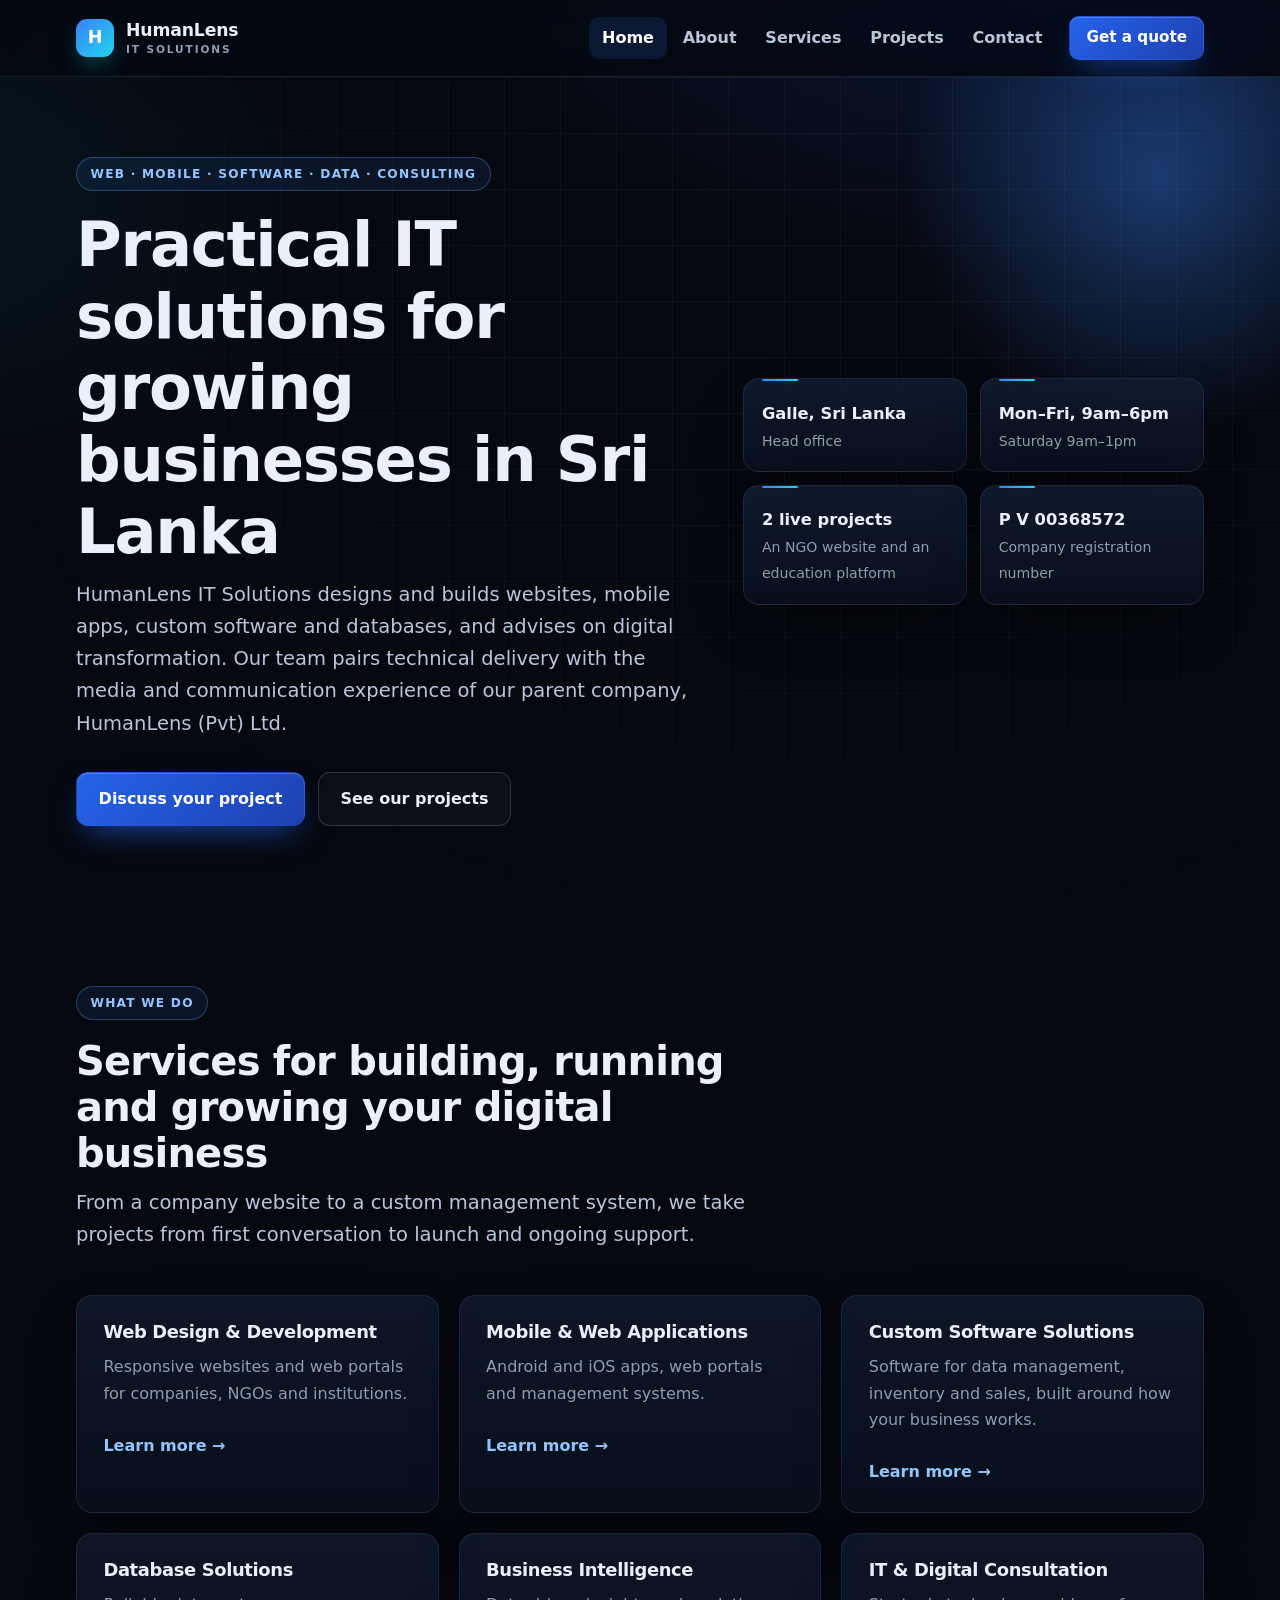
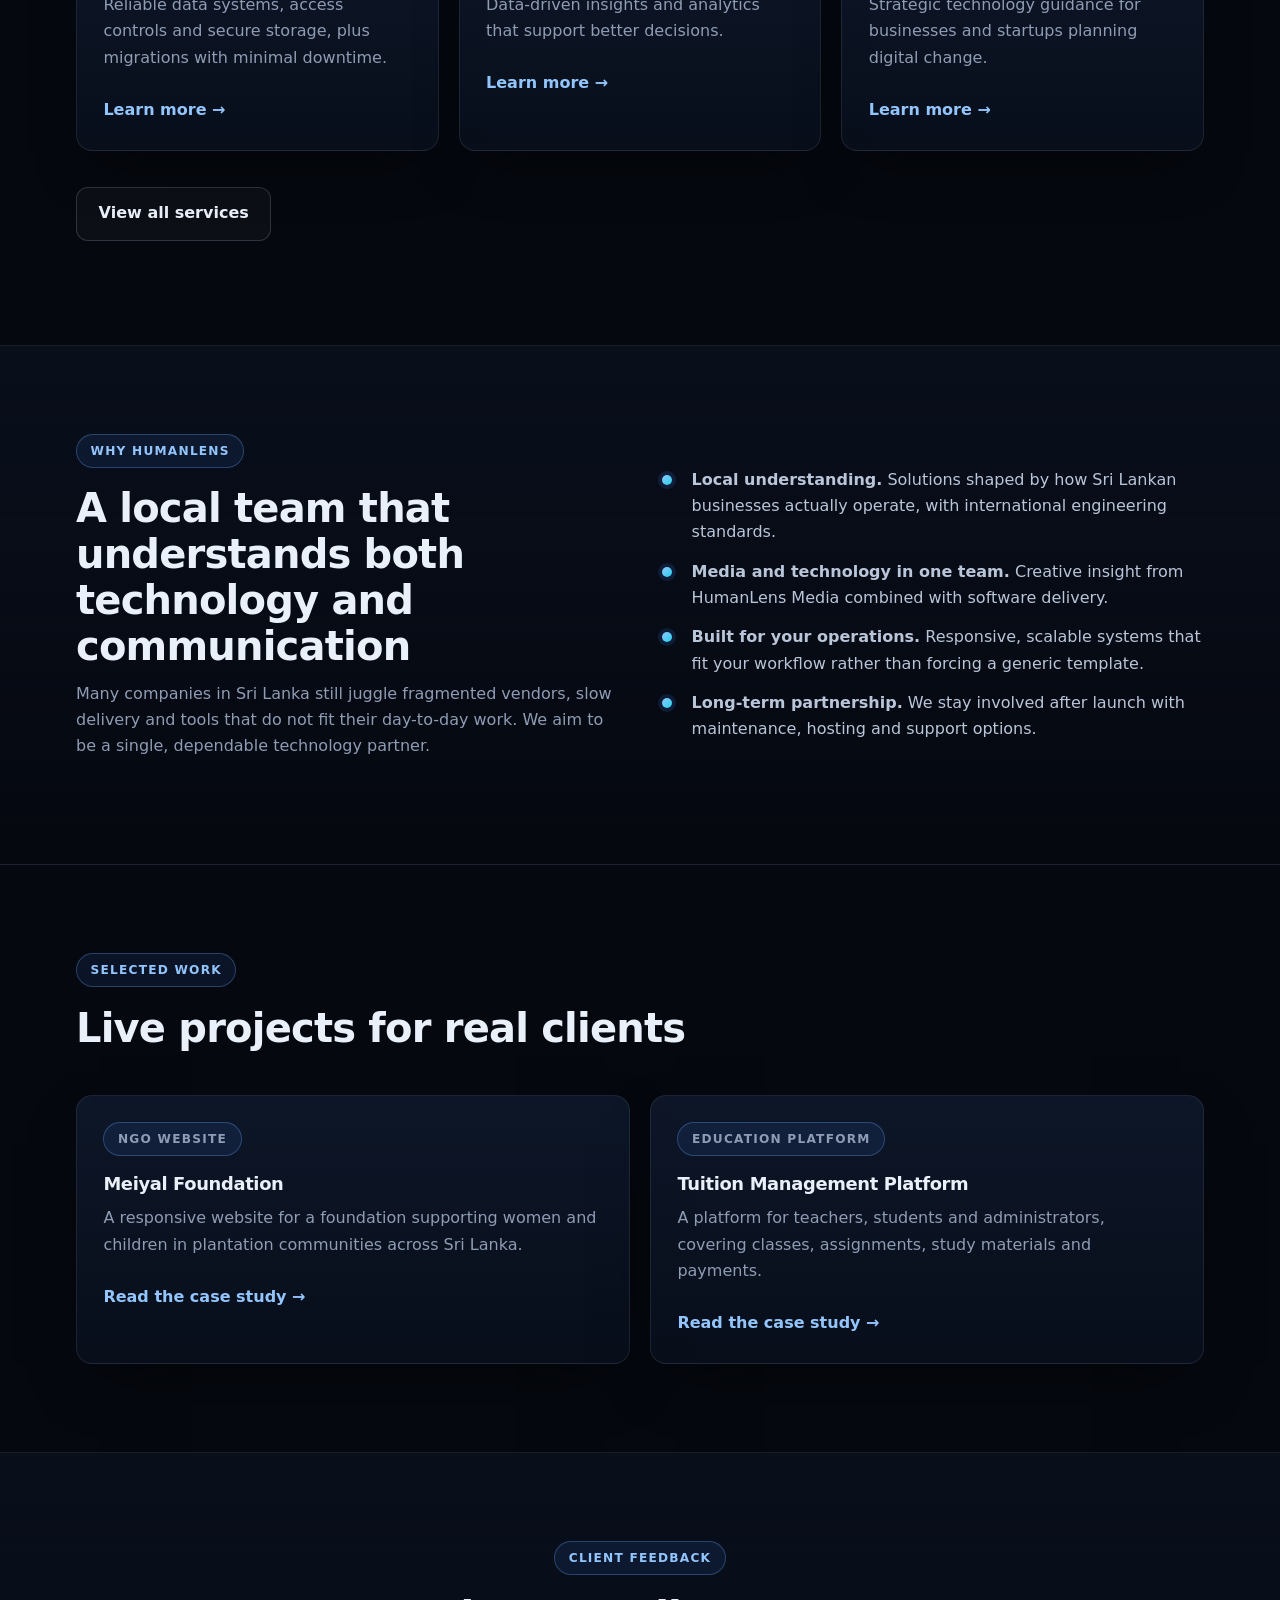
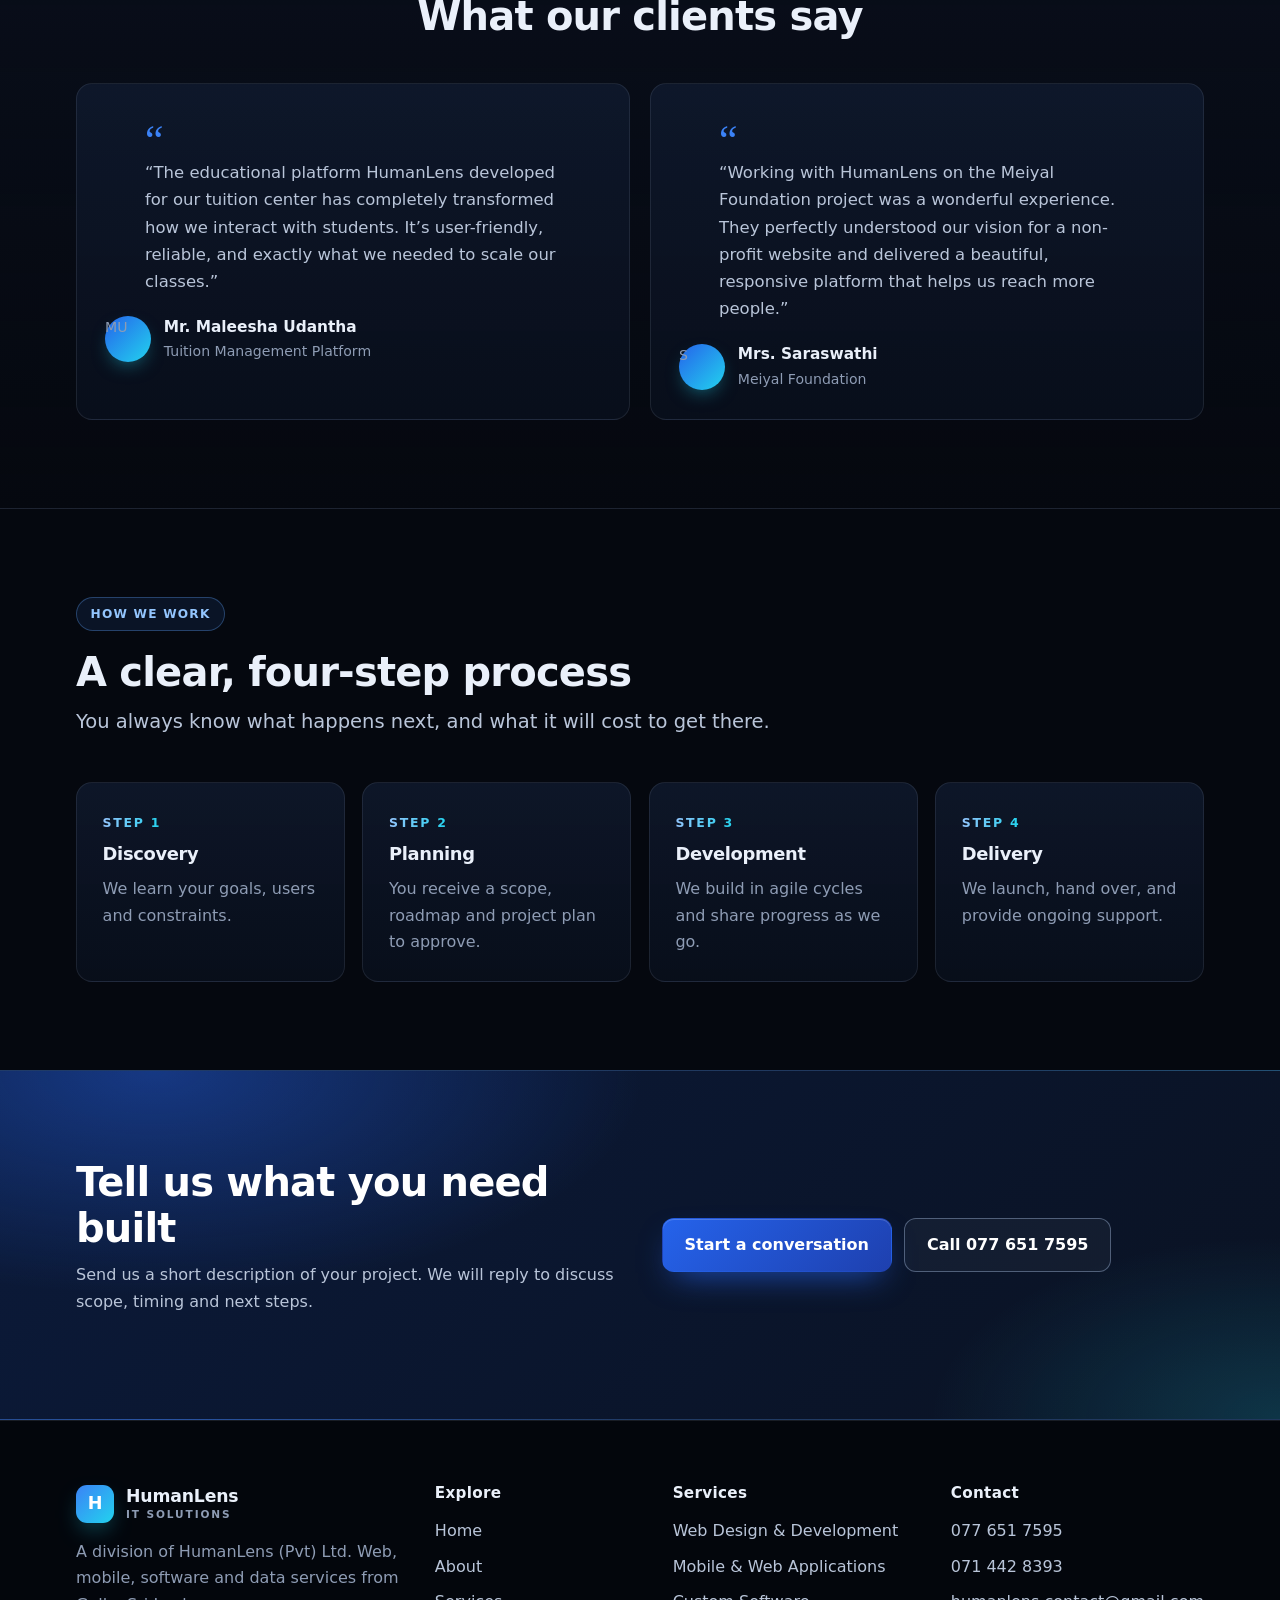
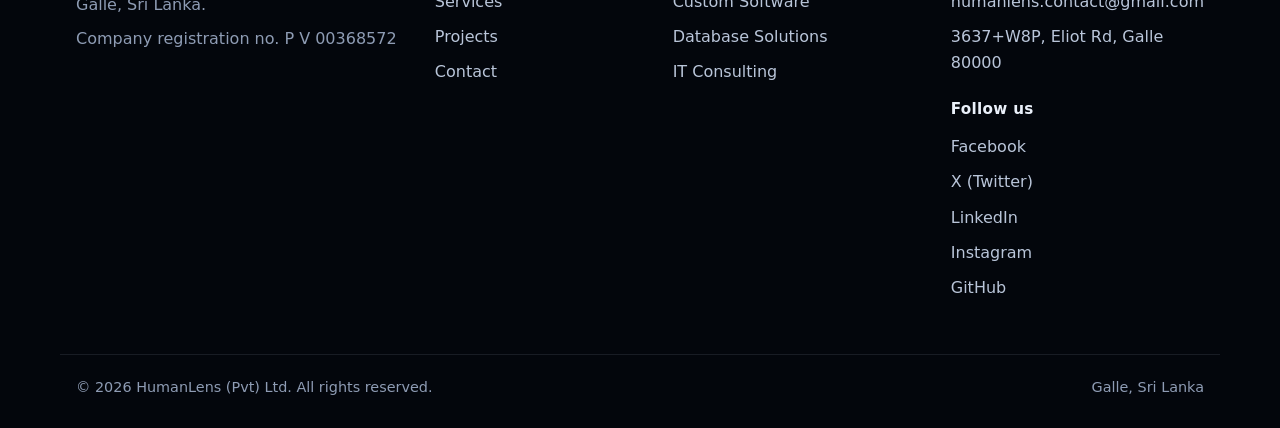
<file: index.html>
<!doctype html>
<html lang="en">
<head>
<meta charset="utf-8">
<meta name="viewport" content="width=device-width, initial-scale=1">
<title>HumanLens IT Solutions | Web &amp; Software Development, Galle</title>
<meta name="description" content="HumanLens IT Solutions builds websites, mobile apps, custom software and databases, and provides IT consulting from Galle, Sri Lanka. Request a quote today.">
<link rel="canonical" href="https://humanlens.lk/">
<meta name="robots" content="index, follow, max-image-preview:large">
<meta name="author" content="HumanLens (Pvt) Ltd">
<meta name="theme-color" content="#1d4ed8">
<meta property="og:type" content="website">
<meta property="og:site_name" content="HumanLens IT Solutions">
<meta property="og:locale" content="en_US">
<meta property="og:title" content="HumanLens IT Solutions | Web &amp; Software Development, Galle">
<meta property="og:description" content="Websites, mobile apps, custom software, databases and IT consulting from Galle, Sri Lanka.">
<meta property="og:url" content="https://humanlens.lk/">
<meta property="og:image" content="https://humanlens.lk/images/og-image.jpg">
<meta name="twitter:card" content="summary_large_image">
<meta name="twitter:title" content="HumanLens IT Solutions | Web &amp; Software Development, Galle">
<meta name="twitter:description" content="Websites, mobile apps, custom software, databases and IT consulting from Galle, Sri Lanka.">
<meta name="twitter:image" content="https://humanlens.lk/images/og-image.jpg">
<link rel="icon" href="/favicon.ico">
<link rel="stylesheet" href="/assets/css/styles.css">
<script type="application/ld+json">
{
  "@context": "https://schema.org",
  "@graph": [
    {
      "@type": "Organization",
      "@id": "https://humanlens.lk/#organization",
      "name": "HumanLens IT Solutions",
      "legalName": "HumanLens (Pvt) Ltd",
      "url": "https://humanlens.lk/",
      "logo": "https://humanlens.lk/images/logo.png",
      "description": "HumanLens IT Solutions is a division of HumanLens (Pvt) Ltd, based in Galle, Sri Lanka. It provides web development, mobile apps, custom software, database solutions, cloud integration, business intelligence and IT consulting.",
      "email": "humanlens.contact@gmail.com",
      "telephone": "+94776517595",
      "identifier": { "@type": "PropertyValue", "name": "Company registration number", "value": "P V 00368572" },
      "address": {
        "@type": "PostalAddress",
        "streetAddress": "Eliot Road",
        "addressLocality": "Galle",
        "postalCode": "80000",
        "addressCountry": "LK"
      },
      "hasMap": "https://maps.app.goo.gl/iqRbmY7BiWYnPZuHA",
      "knowsAbout": ["Web development", "Mobile app development", "Custom software development", "Database solutions", "Cloud integration", "Business intelligence", "IT consulting", "Digital transformation"],
      "contactPoint": [
        { "@type": "ContactPoint", "contactType": "customer service", "telephone": "+94776517595", "email": "humanlens.contact@gmail.com", "availableLanguage": "English" },
        { "@type": "ContactPoint", "contactType": "customer service", "telephone": "+94714428393", "availableLanguage": "English" }
      ]
    },
    {
      "@type": "WebSite",
      "@id": "https://humanlens.lk/#website",
      "url": "https://humanlens.lk/",
      "name": "HumanLens IT Solutions",
      "publisher": { "@id": "https://humanlens.lk/#organization" },
      "inLanguage": "en"
    },
    {
      "@type": "WebPage",
      "@id": "https://humanlens.lk/#webpage",
      "url": "https://humanlens.lk/",
      "name": "HumanLens IT Solutions | Web & Software Development, Galle",
      "isPartOf": { "@id": "https://humanlens.lk/#website" },
      "about": { "@id": "https://humanlens.lk/#organization" }
    }
  ]
}
</script>
<script src="/assets/js/main.js" defer></script>
</head>
<body>
<a class="skip" href="#main">Skip to main content</a>

<header class="header">
  <div class="wrap nav">
    <a class="brand" href="/" aria-label="HumanLens IT Solutions, home">
      <strong>HumanLens</strong>
      <span>IT Solutions</span>
    </a>
    <button class="menu-toggle" type="button" aria-expanded="false" aria-controls="site-nav" aria-label="Open menu">
      <svg viewBox="0 0 24 24" fill="none" stroke="currentColor" stroke-width="2" stroke-linecap="round" aria-hidden="true"><line x1="4" y1="6" x2="20" y2="6"/><line x1="4" y1="12" x2="20" y2="12"/><line x1="4" y1="18" x2="20" y2="18"/></svg>
    </button>
    <nav class="site-nav" id="site-nav" aria-label="Main">
      <ul>
        <li><a href="/" aria-current="page">Home</a></li>
        <li><a href="/about">About</a></li>
        <li><a href="/services">Services</a></li>
        <li><a href="/projects">Projects</a></li>
        <li><a href="/contact">Contact</a></li>
      </ul>
      <a class="btn btn-primary btn-sm nav-cta" href="/contact">Get a quote</a>
    </nav>
  </div>
</header>

<main id="main">

  <section class="hero">
    <div class="wrap hero-grid">
      <div>
        <span class="eyebrow">Web · Mobile · Software · Data · Consulting</span>
        <h1>Practical IT solutions for growing businesses in Sri Lanka</h1>
        <p class="lead">HumanLens IT Solutions designs and builds websites, mobile apps, custom software and databases, and advises on digital transformation. Our team pairs technical delivery with the media and communication experience of our parent company, HumanLens (Pvt) Ltd.</p>
        <div class="hero-actions">
          <a class="btn btn-primary" href="/contact">Discuss your project</a>
          <a class="btn btn-ghost" href="/projects">See our projects</a>
        </div>
      </div>
      <aside aria-label="Company at a glance">
        <ul class="facts">
          <li><strong>Galle, Sri Lanka</strong><span>Head office</span></li>
          <li><strong>Mon–Fri, 9am–6pm</strong><span>Saturday 9am–1pm</span></li>
          <li><strong>2 live projects</strong><span>An NGO website and an education platform</span></li>
          <li><strong>P V 00368572</strong><span>Company registration number</span></li>
        </ul>
      </aside>
    </div>
  </section>

  <section id="services" aria-labelledby="services-title">
    <div class="wrap">
      <div class="section-head">
        <span class="eyebrow">What we do</span>
        <h2 id="services-title">Services for building, running and growing your digital business</h2>
        <p class="lead">From a company website to a custom management system, we take projects from first conversation to launch and ongoing support.</p>
      </div>
      <div class="grid grid-3">
        <article class="card">
          <h3>Web Design &amp; Development</h3>
          <p>Responsive websites and web portals for companies, NGOs and institutions.</p>
          <a class="more" href="/services#web">Learn more →</a>
        </article>
        <article class="card">
          <h3>Mobile &amp; Web Applications</h3>
          <p>Android and iOS apps, web portals and management systems.</p>
          <a class="more" href="/services#mobile">Learn more →</a>
        </article>
        <article class="card">
          <h3>Custom Software Solutions</h3>
          <p>Software for data management, inventory and sales, built around how your business works.</p>
          <a class="more" href="/services#software">Learn more →</a>
        </article>
        <article class="card">
          <h3>Database Solutions</h3>
          <p>Reliable data systems, access controls and secure storage, plus migrations with minimal downtime.</p>
          <a class="more" href="/services#database">Learn more →</a>
        </article>
        <article class="card">
          <h3>Business Intelligence</h3>
          <p>Data-driven insights and analytics that support better decisions.</p>
          <a class="more" href="/services#analytics">Learn more →</a>
        </article>
        <article class="card">
          <h3>IT &amp; Digital Consultation</h3>
          <p>Strategic technology guidance for businesses and startups planning digital change.</p>
          <a class="more" href="/services#consulting">Learn more →</a>
        </article>
      </div>
      <p class="mt"><a class="btn btn-ghost" href="/services">View all services</a></p>
    </div>
  </section>

  <section class="surface" aria-labelledby="why-title">
    <div class="wrap two">
      <div>
        <span class="eyebrow">Why HumanLens</span>
        <h2 id="why-title">A local team that understands both technology and communication</h2>
        <p class="muted">Many companies in Sri Lanka still juggle fragmented vendors, slow delivery and tools that do not fit their day-to-day work. We aim to be a single, dependable technology partner.</p>
      </div>
      <ul class="check">
        <li><strong>Local understanding.</strong> Solutions shaped by how Sri Lankan businesses actually operate, with international engineering standards.</li>
        <li><strong>Media and technology in one team.</strong> Creative insight from HumanLens Media combined with software delivery.</li>
        <li><strong>Built for your operations.</strong> Responsive, scalable systems that fit your workflow rather than forcing a generic template.</li>
        <li><strong>Long-term partnership.</strong> We stay involved after launch with maintenance, hosting and support options.</li>
      </ul>
    </div>
  </section>

  <section aria-labelledby="work-title">
    <div class="wrap">
      <div class="section-head">
        <span class="eyebrow">Selected work</span>
        <h2 id="work-title">Live projects for real clients</h2>
      </div>
      <div class="grid grid-2">
        <article class="card">
          <p class="eyebrow">NGO website</p>
          <h3>Meiyal Foundation</h3>
          <p>A responsive website for a foundation supporting women and children in plantation communities across Sri Lanka.</p>
          <a class="more" href="/projects#meiyal">Read the case study →</a>
        </article>
        <article class="card">
          <p class="eyebrow">Education platform</p>
          <h3>Tuition Management Platform</h3>
          <p>A platform for teachers, students and administrators, covering classes, assignments, study materials and payments.</p>
          <a class="more" href="/projects#tuition">Read the case study →</a>
        </article>
      </div>
    </div>
  </section>

  <section class="surface" aria-labelledby="quotes-title">
    <div class="wrap">
      <div class="section-head center">
        <span class="eyebrow">Client feedback</span>
        <h2 id="quotes-title">What our clients say</h2>
      </div>
      <div class="grid grid-2">
        <figure class="quote">
          <blockquote>
            <p>“The educational platform HumanLens developed for our tuition center has completely transformed how we interact with students. It’s user-friendly, reliable, and exactly what we needed to scale our classes.”</p>
          </blockquote>
          <figcaption class="quote-by">
            <footer>
              <span class="avatar" aria-hidden="true">MU</span>
              <div>Mr. Maleesha Udantha<span>Tuition Management Platform</span></div>
            </footer>
          </figcaption>
        </figure>
        <figure class="quote">
          <blockquote>
            <p>“Working with HumanLens on the Meiyal Foundation project was a wonderful experience. They perfectly understood our vision for a non-profit website and delivered a beautiful, responsive platform that helps us reach more people.”</p>
          </blockquote>
          <figcaption class="quote-by">
            <footer>
              <span class="avatar" aria-hidden="true">S</span>
              <div>Mrs. Saraswathi<span>Meiyal Foundation</span></div>
            </footer>
          </figcaption>
        </figure>
      </div>
    </div>
  </section>

  <section aria-labelledby="process-title">
    <div class="wrap">
      <div class="section-head">
        <span class="eyebrow">How we work</span>
        <h2 id="process-title">A clear, four-step process</h2>
        <p class="lead">You always know what happens next, and what it will cost to get there.</p>
      </div>
      <ol class="steps">
        <li><span class="n">STEP 1</span><h3>Discovery</h3><p>We learn your goals, users and constraints.</p></li>
        <li><span class="n">STEP 2</span><h3>Planning</h3><p>You receive a scope, roadmap and project plan to approve.</p></li>
        <li><span class="n">STEP 3</span><h3>Development</h3><p>We build in agile cycles and share progress as we go.</p></li>
        <li><span class="n">STEP 4</span><h3>Delivery</h3><p>We launch, hand over, and provide ongoing support.</p></li>
      </ol>
    </div>
  </section>

  <section class="band" aria-labelledby="cta-title">
    <div class="wrap two">
      <div>
        <h2 id="cta-title">Tell us what you need built</h2>
        <p>Send us a short description of your project. We will reply to discuss scope, timing and next steps.</p>
      </div>
      <div class="hero-actions" style="margin-top:0">
        <a class="btn btn-primary" href="/contact">Start a conversation</a>
        <a class="btn btn-ghost" href="tel:+94776517595">Call 077 651 7595</a>
      </div>
    </div>
  </section>

</main>

<footer class="footer">
  <div class="wrap footer-grid">
    <div>
      <a class="brand" href="/" aria-label="HumanLens IT Solutions, home">
        <strong>HumanLens</strong>
        <span>IT Solutions</span>
      </a>
      <p style="margin-top:1rem">A division of HumanLens (Pvt) Ltd. Web, mobile, software and data services from Galle, Sri Lanka.</p>
      <p>Company registration no. P V 00368572</p>
    </div>
    <nav aria-label="Footer pages">
      <h3>Explore</h3>
      <ul>
        <li><a href="/">Home</a></li>
        <li><a href="/about">About</a></li>
        <li><a href="/services">Services</a></li>
        <li><a href="/projects">Projects</a></li>
        <li><a href="/contact">Contact</a></li>
      </ul>
    </nav>
    <nav aria-label="Footer services">
      <h3>Services</h3>
      <ul>
        <li><a href="/services#web">Web Design &amp; Development</a></li>
        <li><a href="/services#mobile">Mobile &amp; Web Applications</a></li>
        <li><a href="/services#software">Custom Software</a></li>
        <li><a href="/services#database">Database Solutions</a></li>
        <li><a href="/services#consulting">IT Consulting</a></li>
      </ul>
    </nav>
    <div>
      <h3>Contact</h3>
      <ul>
        <li><a href="tel:+94776517595">077 651 7595</a></li>
        <li><a href="tel:+94714428393">071 442 8393</a></li>
        <li><a href="mailto:humanlens.contact@gmail.com">humanlens.contact@gmail.com</a></li>
        <li><a href="https://maps.app.goo.gl/iqRbmY7BiWYnPZuHA" target="_blank" rel="noopener noreferrer">3637+W8P, Eliot Rd, Galle 80000</a></li>
      </ul>
      <h3 style="margin-top:1.5rem">Follow us</h3>
      <ul>
        <!-- TODO: replace each # with the company's profile URL -->
        <li><a href="#" target="_blank" rel="noopener noreferrer">Facebook</a></li>
        <li><a href="#" target="_blank" rel="noopener noreferrer">X (Twitter)</a></li>
        <li><a href="#" target="_blank" rel="noopener noreferrer">LinkedIn</a></li>
        <li><a href="#" target="_blank" rel="noopener noreferrer">Instagram</a></li>
        <li><a href="#" target="_blank" rel="noopener noreferrer">GitHub</a></li>
      </ul>
    </div>
  </div>
  <div class="wrap legal">
    <p>© 2026 HumanLens (Pvt) Ltd. All rights reserved.</p>
    <p>Galle, Sri Lanka</p>
  </div>
</footer>
</body>
</html>
</file>
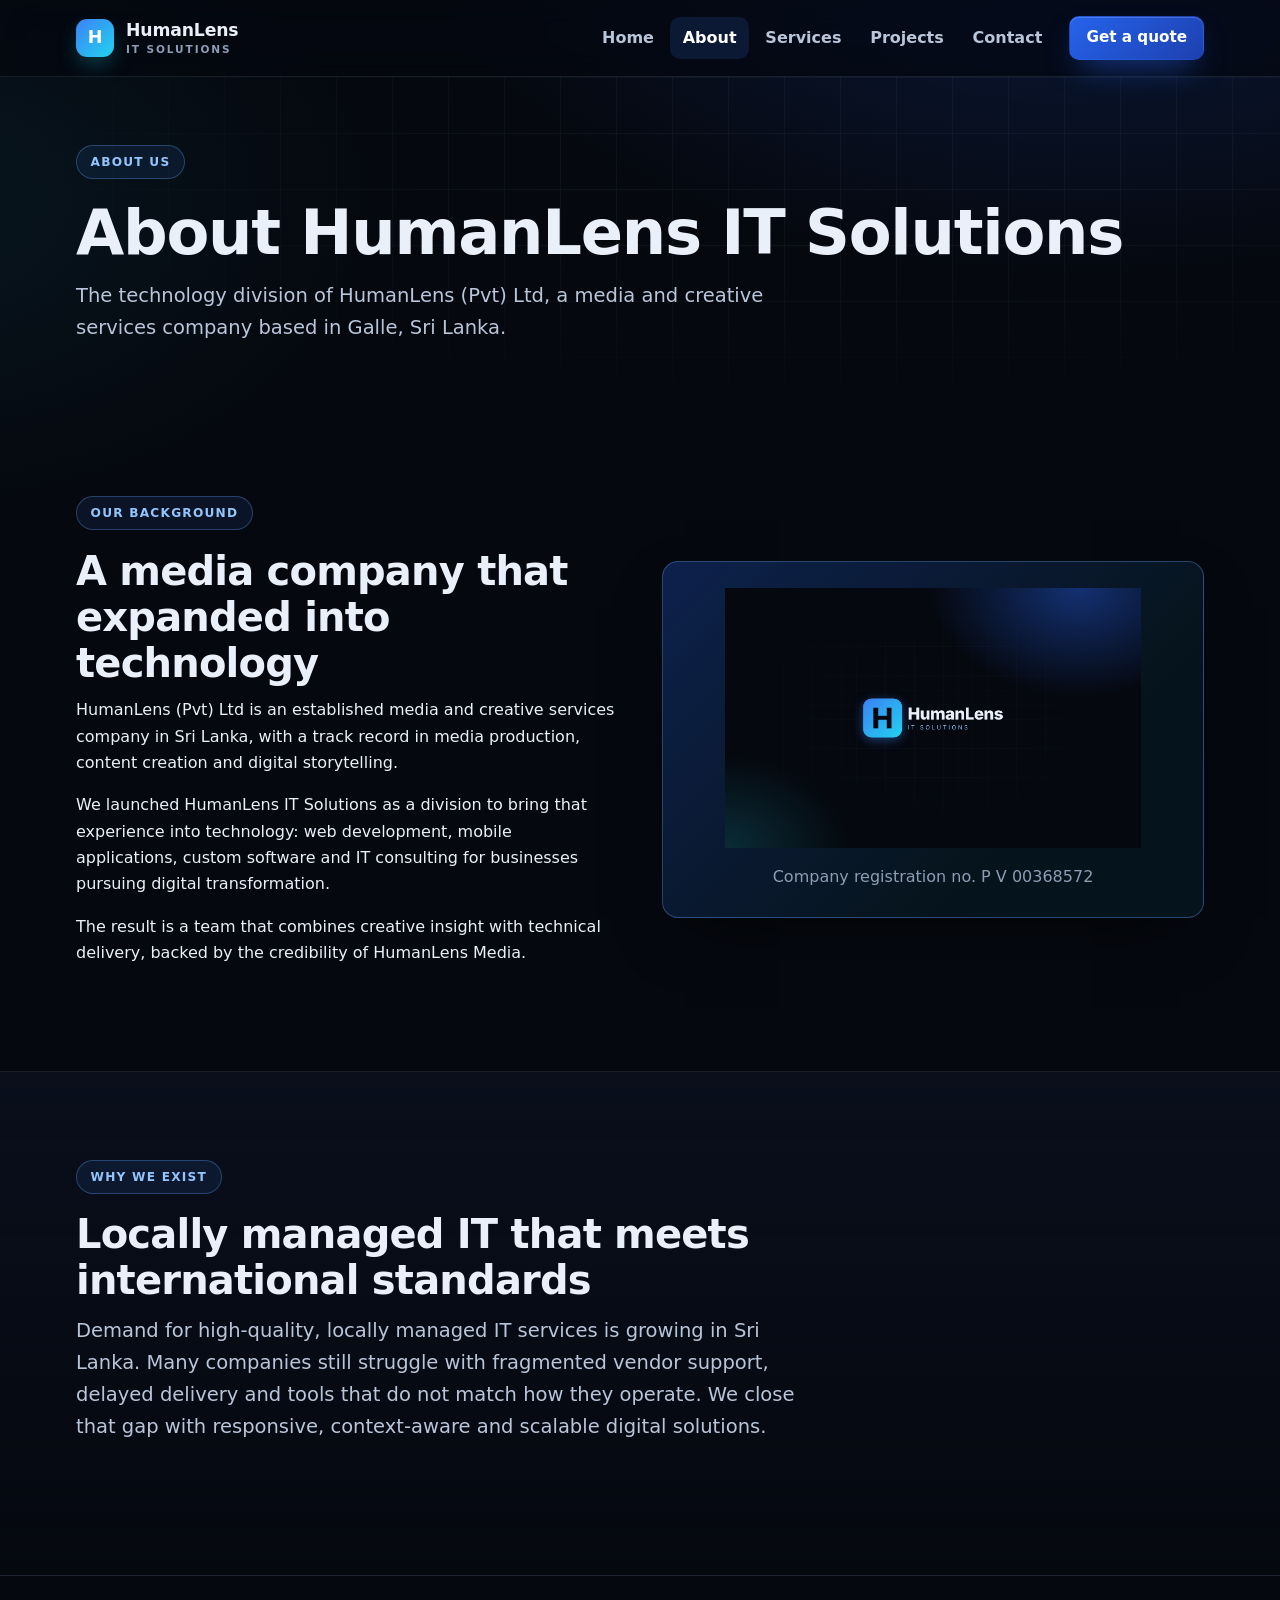
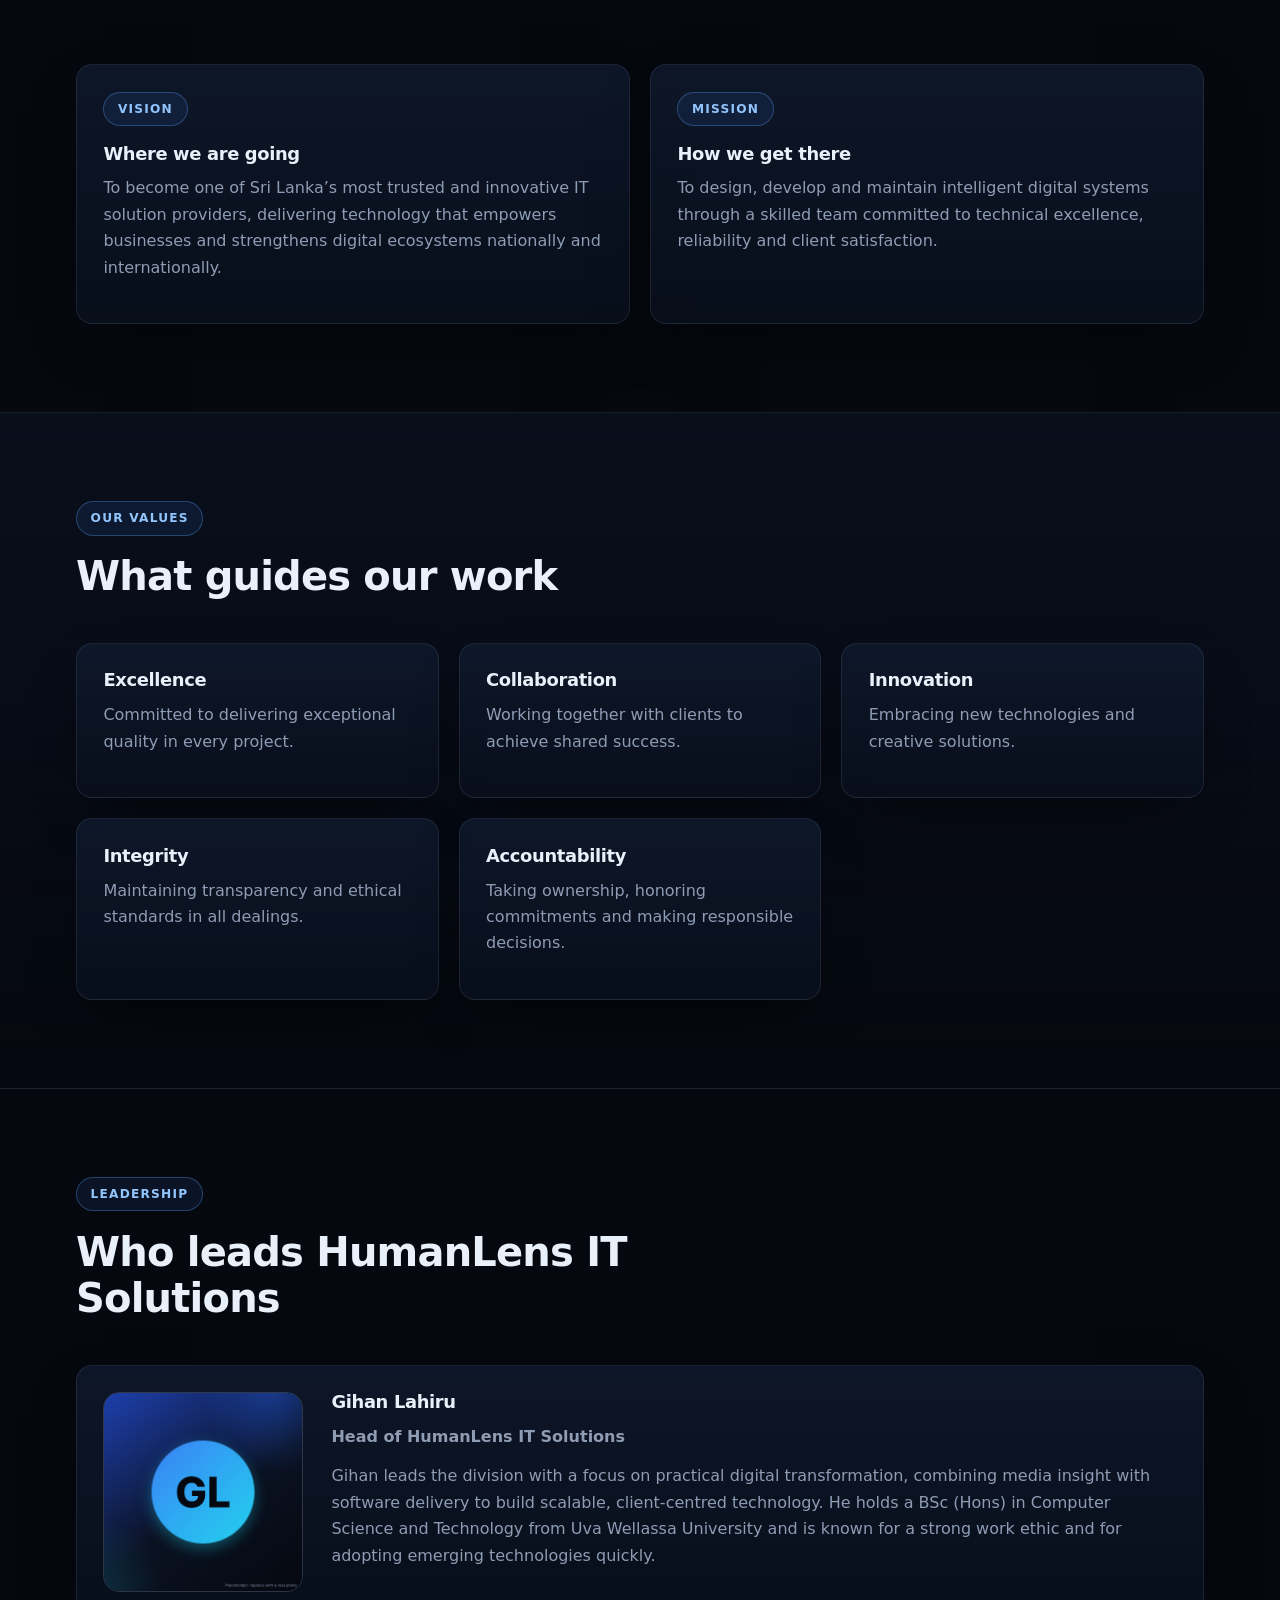
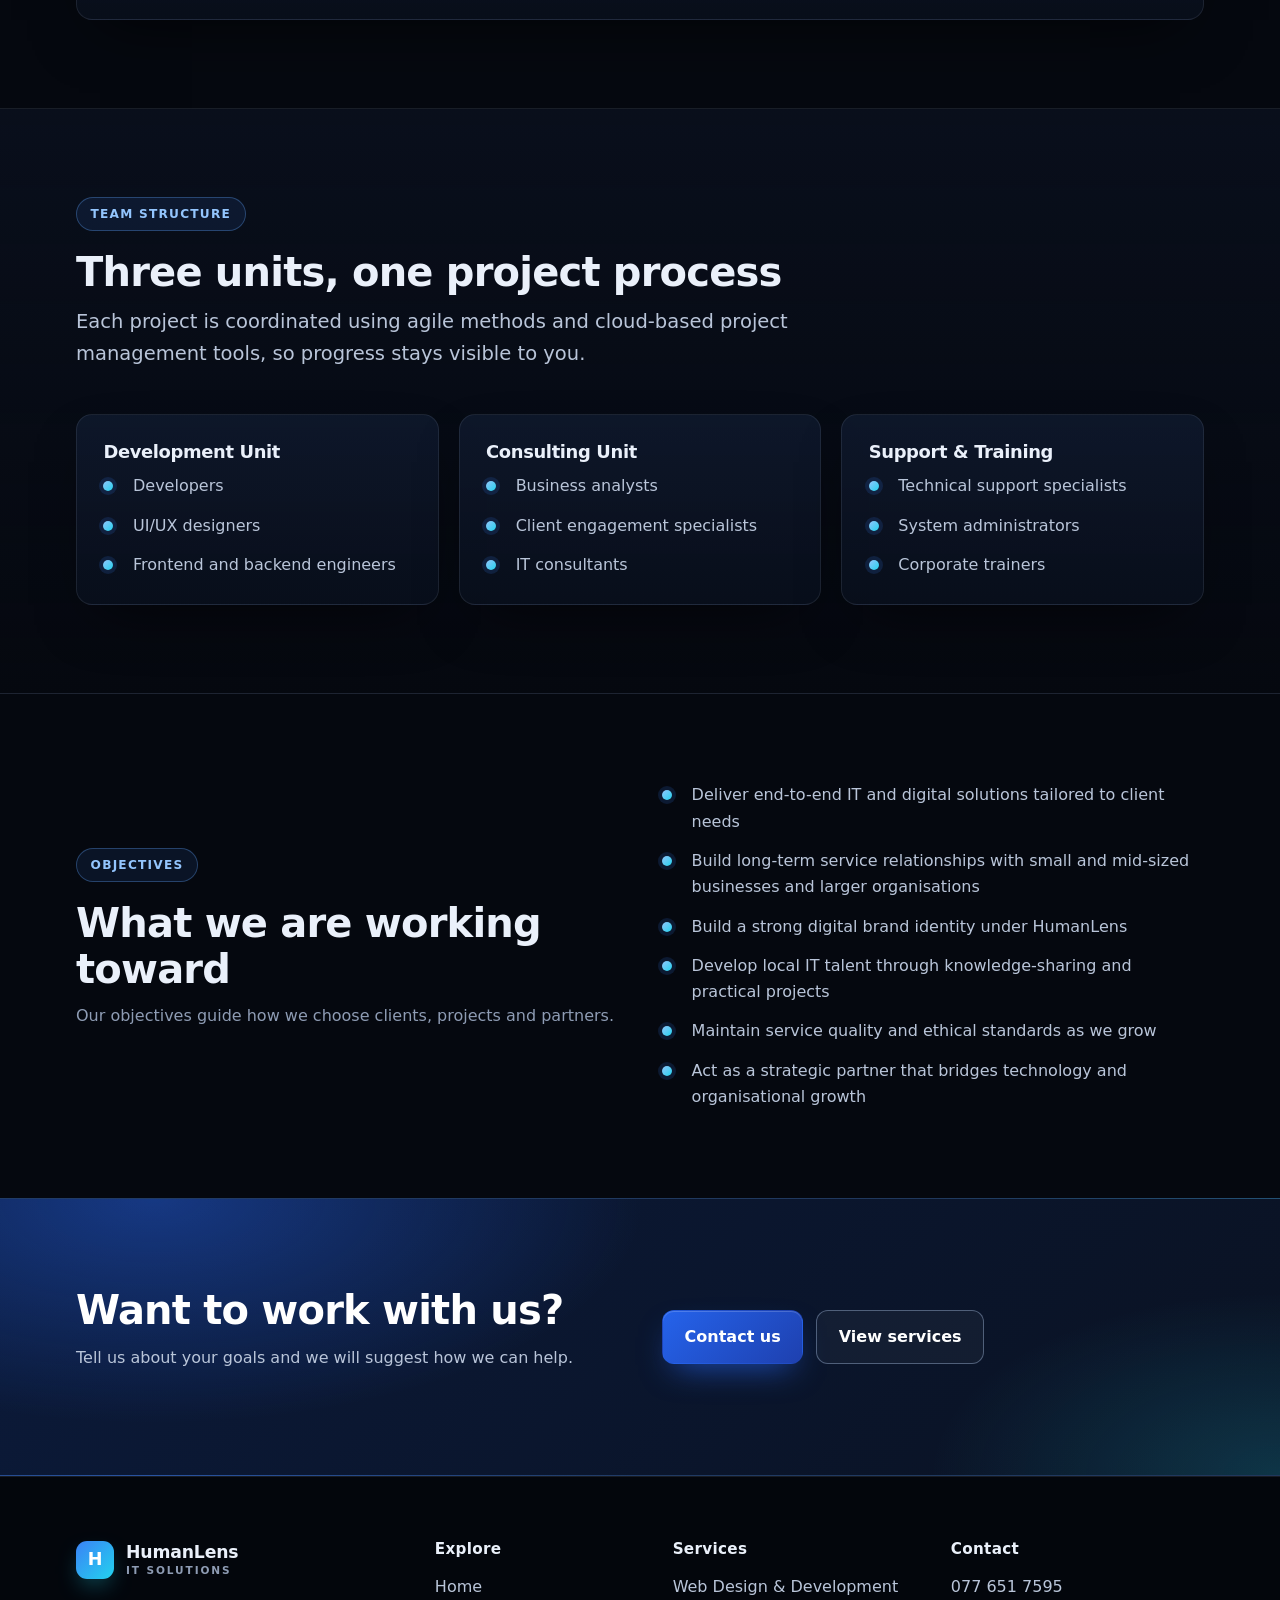
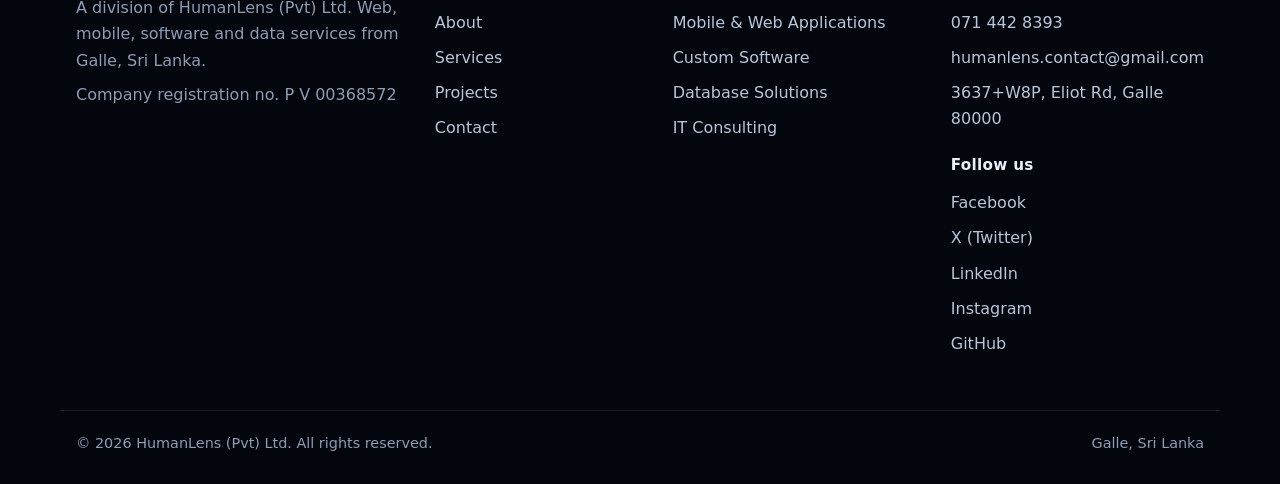
<file: about.html>
<!doctype html>
<html lang="en">
<head>
<meta charset="utf-8">
<meta name="viewport" content="width=device-width, initial-scale=1">
<title>About HumanLens IT Solutions | Galle, Sri Lanka</title>
<meta name="description" content="Learn about HumanLens IT Solutions, a Galle-based technology division of HumanLens (Pvt) Ltd: our background, vision, values, leadership and team.">
<link rel="canonical" href="https://humanlens.lk/about">
<meta name="robots" content="index, follow, max-image-preview:large">
<meta name="author" content="HumanLens (Pvt) Ltd">
<meta name="theme-color" content="#1d4ed8">
<meta property="og:type" content="website">
<meta property="og:site_name" content="HumanLens IT Solutions">
<meta property="og:locale" content="en_US">
<meta property="og:title" content="About HumanLens IT Solutions | Galle, Sri Lanka">
<meta property="og:description" content="Our background, vision, values, leadership and team at HumanLens IT Solutions.">
<meta property="og:url" content="https://humanlens.lk/about">
<meta property="og:image" content="https://humanlens.lk/images/og-image.jpg">
<meta name="twitter:card" content="summary_large_image">
<meta name="twitter:title" content="About HumanLens IT Solutions | Galle, Sri Lanka">
<meta name="twitter:description" content="Our background, vision, values, leadership and team at HumanLens IT Solutions.">
<meta name="twitter:image" content="https://humanlens.lk/images/og-image.jpg">
<link rel="icon" href="/favicon.ico">
<link rel="stylesheet" href="/assets/css/styles.css">
<script type="application/ld+json">
{
  "@context": "https://schema.org",
  "@graph": [
    {
      "@type": "AboutPage",
      "@id": "https://humanlens.lk/about#webpage",
      "url": "https://humanlens.lk/about",
      "name": "About HumanLens IT Solutions",
      "isPartOf": { "@id": "https://humanlens.lk/#website" },
      "about": { "@id": "https://humanlens.lk/#organization" }
    },
    {
      "@type": "Person",
      "name": "Gihan Lahiru",
      "jobTitle": "Head of HumanLens IT Solutions",
      "alumniOf": "Uva Wellassa University",
      "worksFor": { "@id": "https://humanlens.lk/#organization" }
    },
    {
      "@type": "BreadcrumbList",
      "itemListElement": [
        { "@type": "ListItem", "position": 1, "name": "Home", "item": "https://humanlens.lk/" },
        { "@type": "ListItem", "position": 2, "name": "About", "item": "https://humanlens.lk/about" }
      ]
    }
  ]
}
</script>
<script src="/assets/js/main.js" defer></script>
</head>
<body>
<a class="skip" href="#main">Skip to main content</a>

<header class="header">
  <div class="wrap nav">
    <a class="brand" href="/" aria-label="HumanLens IT Solutions, home">
      <strong>HumanLens</strong>
      <span>IT Solutions</span>
    </a>
    <button class="menu-toggle" type="button" aria-expanded="false" aria-controls="site-nav" aria-label="Open menu">
      <svg viewBox="0 0 24 24" fill="none" stroke="currentColor" stroke-width="2" stroke-linecap="round" aria-hidden="true"><line x1="4" y1="6" x2="20" y2="6"/><line x1="4" y1="12" x2="20" y2="12"/><line x1="4" y1="18" x2="20" y2="18"/></svg>
    </button>
    <nav class="site-nav" id="site-nav" aria-label="Main">
      <ul>
        <li><a href="/">Home</a></li>
        <li><a href="/about" aria-current="page">About</a></li>
        <li><a href="/services">Services</a></li>
        <li><a href="/projects">Projects</a></li>
        <li><a href="/contact">Contact</a></li>
      </ul>
      <a class="btn btn-primary btn-sm nav-cta" href="/contact">Get a quote</a>
    </nav>
  </div>
</header>

<main id="main">

  <section class="page-hero">
    <div class="wrap">
      <span class="eyebrow">About us</span>
      <h1>About HumanLens IT Solutions</h1>
      <p class="lead">The technology division of HumanLens (Pvt) Ltd, a media and creative services company based in Galle, Sri Lanka.</p>
    </div>
  </section>

  <section aria-labelledby="background-title">
    <div class="wrap two">
      <div>
        <span class="eyebrow">Our background</span>
        <h2 id="background-title">A media company that expanded into technology</h2>
        <p>HumanLens (Pvt) Ltd is an established media and creative services company in Sri Lanka, with a track record in media production, content creation and digital storytelling.</p>
        <p>We launched HumanLens IT Solutions as a division to bring that experience into technology: web development, mobile applications, custom software and IT consulting for businesses pursuing digital transformation.</p>
        <p>The result is a team that combines creative insight with technical delivery, backed by the credibility of HumanLens Media.</p>
      </div>
      <figure class="card card-tint" style="margin:0;text-align:center">
        <img src="/images/our_background_logo.png" alt="HumanLens IT Solutions logo" width="600" height="400" loading="lazy" style="margin:0 auto;max-height:260px;object-fit:contain">
        <figcaption class="muted" style="margin-top:1rem">Company registration no. P V 00368572</figcaption>
      </figure>
    </div>
  </section>

  <section class="surface" aria-labelledby="why-title">
    <div class="wrap">
      <div class="section-head">
        <span class="eyebrow">Why we exist</span>
        <h2 id="why-title">Locally managed IT that meets international standards</h2>
        <p class="lead">Demand for high-quality, locally managed IT services is growing in Sri Lanka. Many companies still struggle with fragmented vendor support, delayed delivery and tools that do not match how they operate. We close that gap with responsive, context-aware and scalable digital solutions.</p>
      </div>
    </div>
  </section>

  <section aria-labelledby="mv-title">
    <div class="wrap">
      <h2 id="mv-title" class="visually-hidden" style="position:absolute;left:-9999px">Vision and mission</h2>
      <div class="grid grid-2">
        <article class="card">
          <span class="eyebrow">Vision</span>
          <h3>Where we are going</h3>
          <p>To become one of Sri Lanka’s most trusted and innovative IT solution providers, delivering technology that empowers businesses and strengthens digital ecosystems nationally and internationally.</p>
        </article>
        <article class="card">
          <span class="eyebrow">Mission</span>
          <h3>How we get there</h3>
          <p>To design, develop and maintain intelligent digital systems through a skilled team committed to technical excellence, reliability and client satisfaction.</p>
        </article>
      </div>
    </div>
  </section>

  <section class="surface" aria-labelledby="values-title">
    <div class="wrap">
      <div class="section-head">
        <span class="eyebrow">Our values</span>
        <h2 id="values-title">What guides our work</h2>
      </div>
      <div class="grid grid-3">
        <article class="card"><h3>Excellence</h3><p>Committed to delivering exceptional quality in every project.</p></article>
        <article class="card"><h3>Collaboration</h3><p>Working together with clients to achieve shared success.</p></article>
        <article class="card"><h3>Innovation</h3><p>Embracing new technologies and creative solutions.</p></article>
        <article class="card"><h3>Integrity</h3><p>Maintaining transparency and ethical standards in all dealings.</p></article>
        <article class="card"><h3>Accountability</h3><p>Taking ownership, honoring commitments and making responsible decisions.</p></article>
      </div>
    </div>
  </section>

  <section aria-labelledby="leader-title">
    <div class="wrap">
      <div class="section-head">
        <span class="eyebrow">Leadership</span>
        <h2 id="leader-title">Who leads HumanLens IT Solutions</h2>
      </div>
      <article class="card leader">
        <img src="/images/gihanpc.png" alt="Gihan Lahiru, Head of HumanLens IT Solutions" width="180" height="180" loading="lazy">
        <div>
          <h3>Gihan Lahiru</h3>
          <p class="role">Head of HumanLens IT Solutions</p>
          <p>Gihan leads the division with a focus on practical digital transformation, combining media insight with software delivery to build scalable, client-centred technology. He holds a BSc (Hons) in Computer Science and Technology from Uva Wellassa University and is known for a strong work ethic and for adopting emerging technologies quickly.</p>
        </div>
      </article>
    </div>
  </section>

  <section class="surface" aria-labelledby="team-title">
    <div class="wrap">
      <div class="section-head">
        <span class="eyebrow">Team structure</span>
        <h2 id="team-title">Three units, one project process</h2>
        <p class="lead">Each project is coordinated using agile methods and cloud-based project management tools, so progress stays visible to you.</p>
      </div>
      <div class="grid grid-3">
        <article class="card">
          <h3>Development Unit</h3>
          <ul class="check">
            <li>Developers</li>
            <li>UI/UX designers</li>
            <li>Frontend and backend engineers</li>
          </ul>
        </article>
        <article class="card">
          <h3>Consulting Unit</h3>
          <ul class="check">
            <li>Business analysts</li>
            <li>Client engagement specialists</li>
            <li>IT consultants</li>
          </ul>
        </article>
        <article class="card">
          <h3>Support &amp; Training</h3>
          <ul class="check">
            <li>Technical support specialists</li>
            <li>System administrators</li>
            <li>Corporate trainers</li>
          </ul>
        </article>
      </div>
    </div>
  </section>

  <section aria-labelledby="objectives-title">
    <div class="wrap two">
      <div>
        <span class="eyebrow">Objectives</span>
        <h2 id="objectives-title">What we are working toward</h2>
        <p class="muted">Our objectives guide how we choose clients, projects and partners.</p>
      </div>
      <ul class="check">
        <li>Deliver end-to-end IT and digital solutions tailored to client needs</li>
        <li>Build long-term service relationships with small and mid-sized businesses and larger organisations</li>
        <li>Build a strong digital brand identity under HumanLens</li>
        <li>Develop local IT talent through knowledge-sharing and practical projects</li>
        <li>Maintain service quality and ethical standards as we grow</li>
        <li>Act as a strategic partner that bridges technology and organisational growth</li>
      </ul>
    </div>
  </section>

  <section class="band" aria-labelledby="cta-title">
    <div class="wrap two">
      <div>
        <h2 id="cta-title">Want to work with us?</h2>
        <p>Tell us about your goals and we will suggest how we can help.</p>
      </div>
      <div class="hero-actions" style="margin-top:0">
        <a class="btn btn-primary" href="/contact">Contact us</a>
        <a class="btn btn-ghost" href="/services">View services</a>
      </div>
    </div>
  </section>

</main>

<footer class="footer">
  <div class="wrap footer-grid">
    <div>
      <a class="brand" href="/" aria-label="HumanLens IT Solutions, home">
        <strong>HumanLens</strong>
        <span>IT Solutions</span>
      </a>
      <p style="margin-top:1rem">A division of HumanLens (Pvt) Ltd. Web, mobile, software and data services from Galle, Sri Lanka.</p>
      <p>Company registration no. P V 00368572</p>
    </div>
    <nav aria-label="Footer pages">
      <h3>Explore</h3>
      <ul>
        <li><a href="/">Home</a></li>
        <li><a href="/about">About</a></li>
        <li><a href="/services">Services</a></li>
        <li><a href="/projects">Projects</a></li>
        <li><a href="/contact">Contact</a></li>
      </ul>
    </nav>
    <nav aria-label="Footer services">
      <h3>Services</h3>
      <ul>
        <li><a href="/services#web">Web Design &amp; Development</a></li>
        <li><a href="/services#mobile">Mobile &amp; Web Applications</a></li>
        <li><a href="/services#software">Custom Software</a></li>
        <li><a href="/services#database">Database Solutions</a></li>
        <li><a href="/services#consulting">IT Consulting</a></li>
      </ul>
    </nav>
    <div>
      <h3>Contact</h3>
      <ul>
        <li><a href="tel:+94776517595">077 651 7595</a></li>
        <li><a href="tel:+94714428393">071 442 8393</a></li>
        <li><a href="mailto:humanlens.contact@gmail.com">humanlens.contact@gmail.com</a></li>
        <li><a href="https://maps.app.goo.gl/iqRbmY7BiWYnPZuHA" target="_blank" rel="noopener noreferrer">3637+W8P, Eliot Rd, Galle 80000</a></li>
      </ul>
      <h3 style="margin-top:1.5rem">Follow us</h3>
      <ul>
        <!-- TODO: replace each # with the company's profile URL -->
        <li><a href="#" target="_blank" rel="noopener noreferrer">Facebook</a></li>
        <li><a href="#" target="_blank" rel="noopener noreferrer">X (Twitter)</a></li>
        <li><a href="#" target="_blank" rel="noopener noreferrer">LinkedIn</a></li>
        <li><a href="#" target="_blank" rel="noopener noreferrer">Instagram</a></li>
        <li><a href="#" target="_blank" rel="noopener noreferrer">GitHub</a></li>
      </ul>
    </div>
  </div>
  <div class="wrap legal">
    <p>© 2026 HumanLens (Pvt) Ltd. All rights reserved.</p>
    <p>Galle, Sri Lanka</p>
  </div>
</footer>
</body>
</html>
</file>
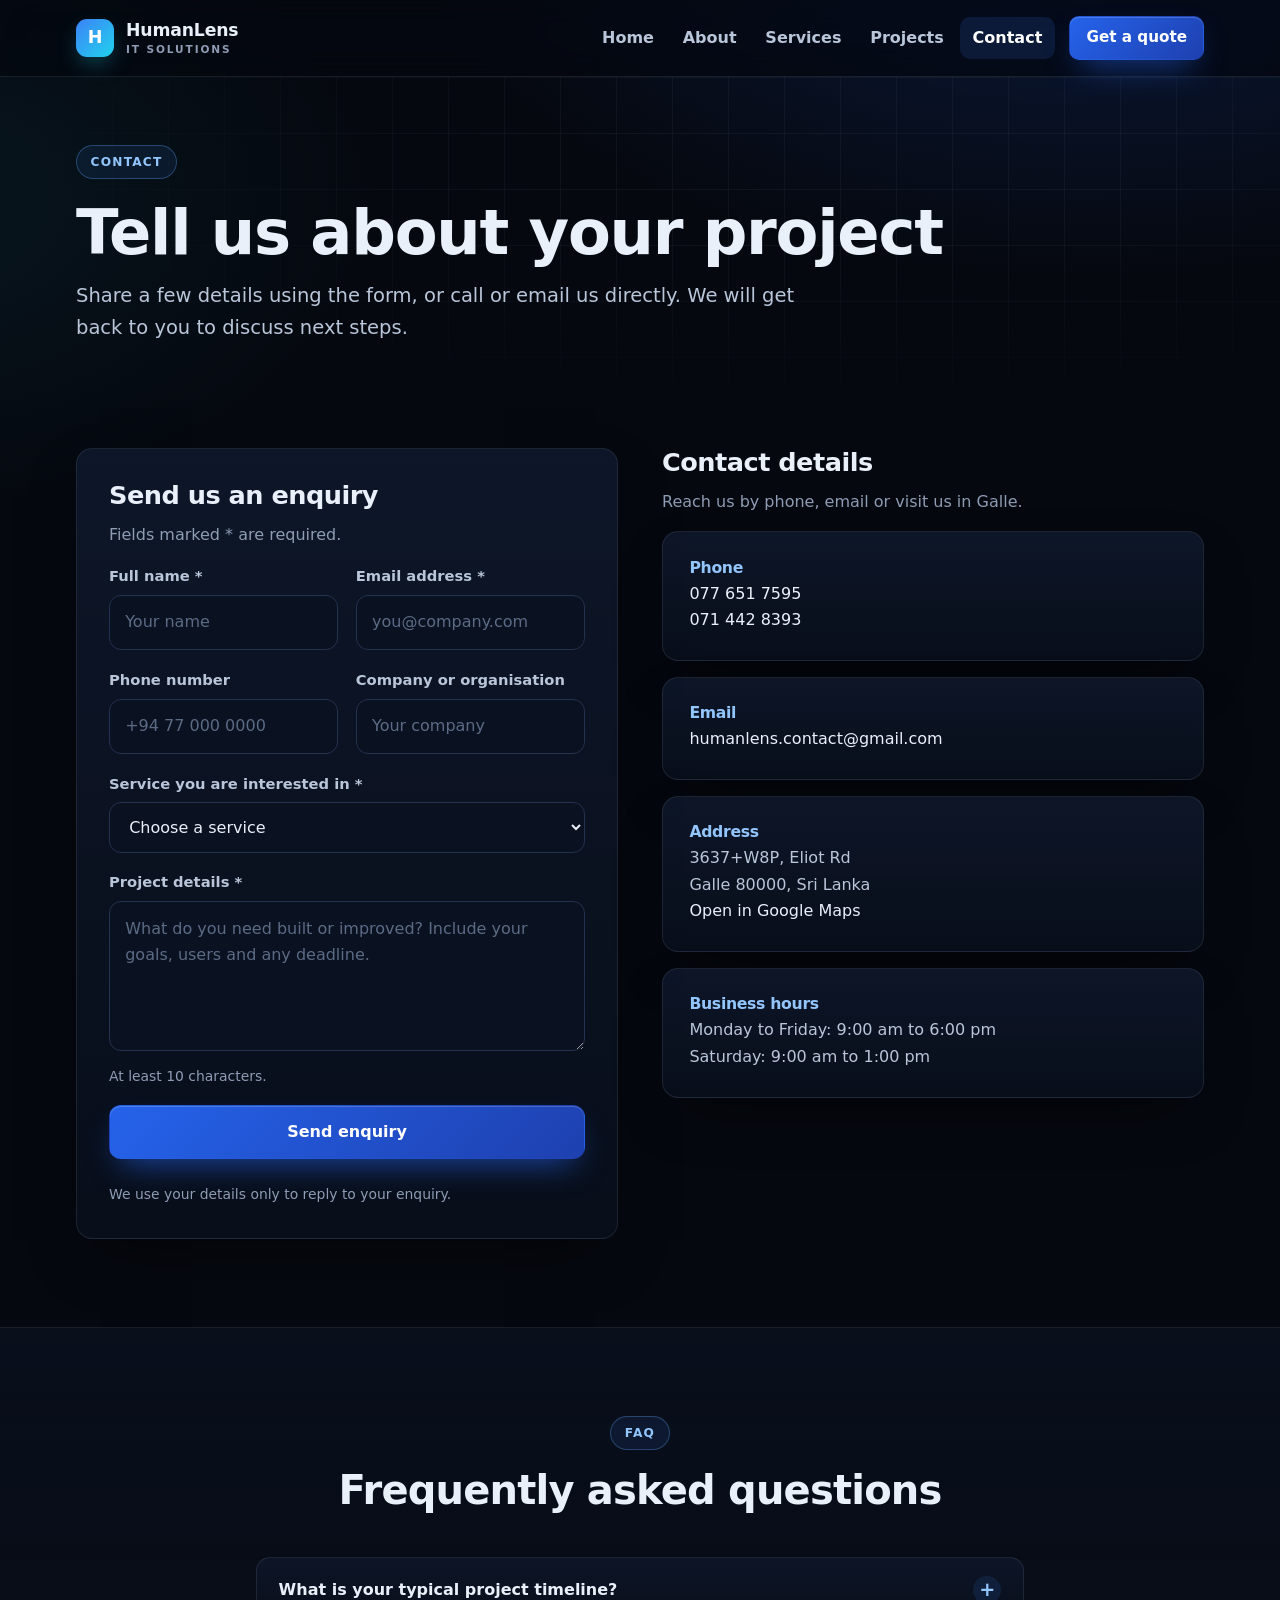
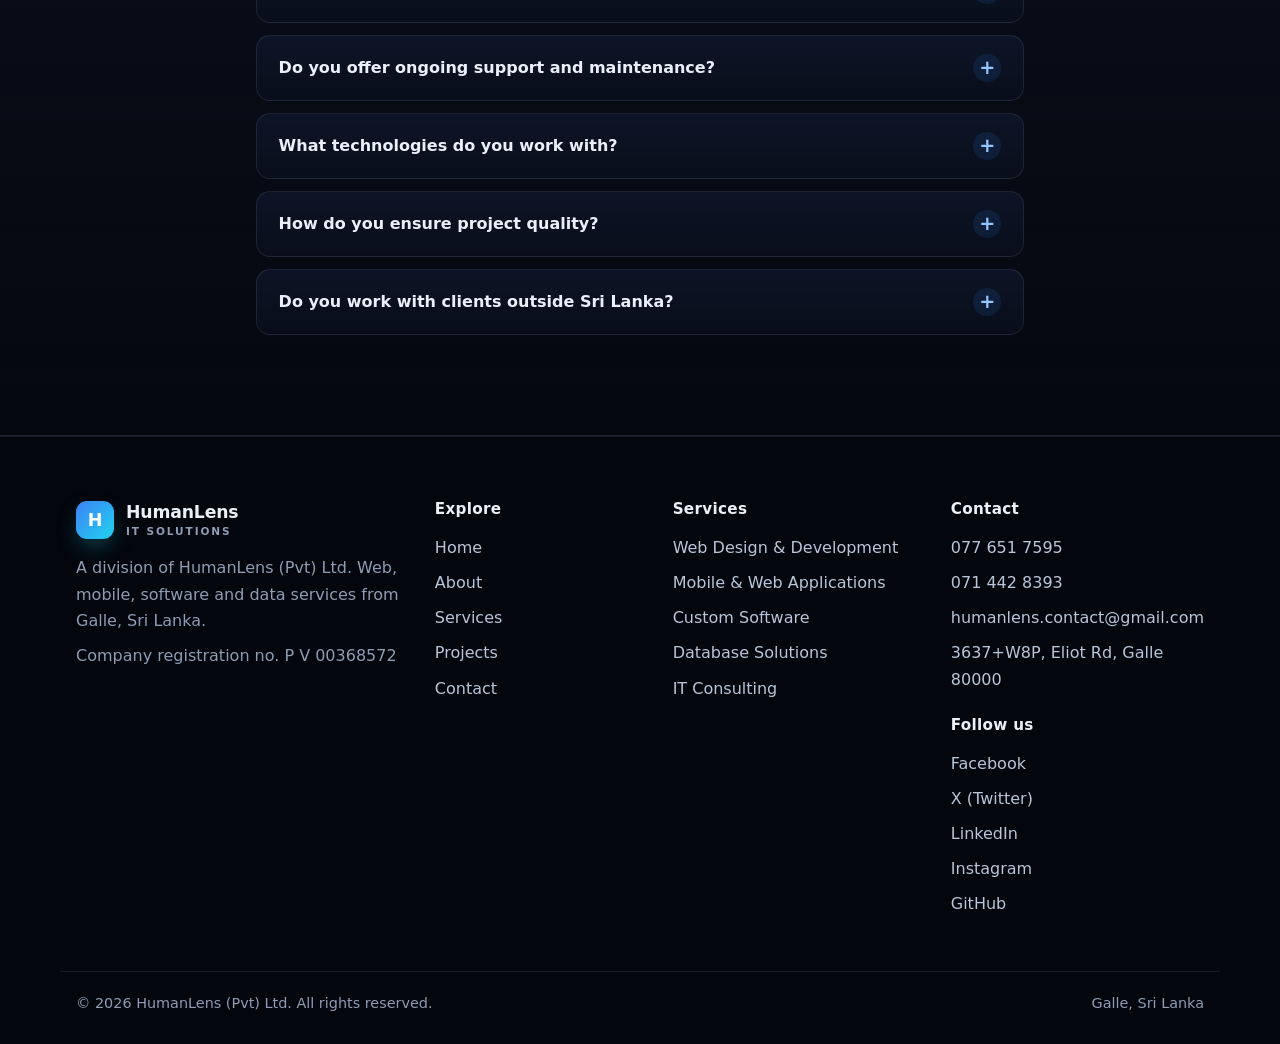
<file: contact.html>
<!doctype html>
<html lang="en">
<head>
<meta charset="utf-8">
<meta name="viewport" content="width=device-width, initial-scale=1">
<title>Contact HumanLens IT Solutions | Galle, Sri Lanka</title>
<meta name="description" content="Contact HumanLens IT Solutions in Galle, Sri Lanka. Call 077 651 7595 or 071 442 8393, email humanlens.contact@gmail.com, or send a project enquiry online.">
<link rel="canonical" href="https://humanlens.lk/contact">
<meta name="robots" content="index, follow, max-image-preview:large">
<meta name="author" content="HumanLens (Pvt) Ltd">
<meta name="theme-color" content="#1d4ed8">
<meta property="og:type" content="website">
<meta property="og:site_name" content="HumanLens IT Solutions">
<meta property="og:locale" content="en_US">
<meta property="og:title" content="Contact HumanLens IT Solutions | Galle, Sri Lanka">
<meta property="og:description" content="Send a project enquiry or call HumanLens IT Solutions in Galle, Sri Lanka.">
<meta property="og:url" content="https://humanlens.lk/contact">
<meta property="og:image" content="https://humanlens.lk/images/og-image.jpg">
<meta name="twitter:card" content="summary_large_image">
<meta name="twitter:title" content="Contact HumanLens IT Solutions | Galle, Sri Lanka">
<meta name="twitter:description" content="Send a project enquiry or call HumanLens IT Solutions in Galle, Sri Lanka.">
<meta name="twitter:image" content="https://humanlens.lk/images/og-image.jpg">
<link rel="icon" href="/favicon.ico">
<link rel="stylesheet" href="/assets/css/styles.css">
<script type="application/ld+json">
{
  "@context": "https://schema.org",
  "@graph": [
    {
      "@type": "ContactPage",
      "@id": "https://humanlens.lk/contact#webpage",
      "url": "https://humanlens.lk/contact",
      "name": "Contact HumanLens IT Solutions",
      "isPartOf": { "@id": "https://humanlens.lk/#website" },
      "about": { "@id": "https://humanlens.lk/#organization" }
    },
    {
      "@type": "FAQPage",
      "mainEntity": [
        {
          "@type": "Question",
          "name": "What is your typical project timeline?",
          "acceptedAnswer": { "@type": "Answer", "text": "Timelines depend on scope. We agree on milestones and a delivery date in writing before work starts." }
        },
        {
          "@type": "Question",
          "name": "Do you offer ongoing support and maintenance?",
          "acceptedAnswer": { "@type": "Answer", "text": "Yes. Our maintenance and hosting service covers web hosting, updates and system monitoring on a monthly or annual subscription." }
        },
        {
          "@type": "Question",
          "name": "What technologies do you work with?",
          "acceptedAnswer": { "@type": "Answer", "text": "Our recent projects use React and Tailwind CSS on the front end, and Node.js, Express, PostgreSQL and JWT authentication on the back end. We choose the stack for each project based on its needs." }
        },
        {
          "@type": "Question",
          "name": "How do you ensure project quality?",
          "acceptedAnswer": { "@type": "Answer", "text": "We follow structured quality assurance: code reviews, automated testing, user acceptance testing and continuous integration. Quality is built into each stage of development." }
        },
        {
          "@type": "Question",
          "name": "Do you work with clients outside Sri Lanka?",
          "acceptedAnswer": { "@type": "Answer", "text": "Yes. Our team is based in Sri Lanka and works with clients remotely, sharing progress through cloud-based project management tools." }
        }
      ]
    },
    {
      "@type": "BreadcrumbList",
      "itemListElement": [
        { "@type": "ListItem", "position": 1, "name": "Home", "item": "https://humanlens.lk/" },
        { "@type": "ListItem", "position": 2, "name": "Contact", "item": "https://humanlens.lk/contact" }
      ]
    }
  ]
}
</script>
<script src="/assets/js/main.js" defer></script>
</head>
<body>
<a class="skip" href="#main">Skip to main content</a>

<header class="header">
  <div class="wrap nav">
    <a class="brand" href="/" aria-label="HumanLens IT Solutions, home">
      <strong>HumanLens</strong>
      <span>IT Solutions</span>
    </a>
    <button class="menu-toggle" type="button" aria-expanded="false" aria-controls="site-nav" aria-label="Open menu">
      <svg viewBox="0 0 24 24" fill="none" stroke="currentColor" stroke-width="2" stroke-linecap="round" aria-hidden="true"><line x1="4" y1="6" x2="20" y2="6"/><line x1="4" y1="12" x2="20" y2="12"/><line x1="4" y1="18" x2="20" y2="18"/></svg>
    </button>
    <nav class="site-nav" id="site-nav" aria-label="Main">
      <ul>
        <li><a href="/">Home</a></li>
        <li><a href="/about">About</a></li>
        <li><a href="/services">Services</a></li>
        <li><a href="/projects">Projects</a></li>
        <li><a href="/contact" aria-current="page">Contact</a></li>
      </ul>
      <a class="btn btn-primary btn-sm nav-cta" href="/contact">Get a quote</a>
    </nav>
  </div>
</header>

<main id="main">

  <section class="page-hero">
    <div class="wrap">
      <span class="eyebrow">Contact</span>
      <h1>Tell us about your project</h1>
      <p class="lead">Share a few details using the form, or call or email us directly. We will get back to you to discuss next steps.</p>
    </div>
  </section>

  <section aria-labelledby="form-title" style="padding-top:2.5rem">
    <div class="wrap two" style="align-items:start">
      <div class="card" style="padding:2rem">
        <h2 id="form-title" style="font-size:1.6rem">Send us an enquiry</h2>
        <p class="muted">Fields marked * are required.</p>

        <form class="form" id="contact-form" data-endpoint="" novalidate="">
          <!-- To receive form submissions on your server or form service, set data-endpoint above to its URL.
               Until then, submitting opens the visitor's email app with the message filled in. -->
          <div class="row">
            <div class="field">
              <label for="name">Full name *</label>
              <input type="text" id="name" name="name" autocomplete="name" required placeholder="Your name">
            </div>
            <div class="field">
              <label for="email">Email address *</label>
              <input type="email" id="email" name="email" autocomplete="email" required placeholder="you@company.com">
            </div>
          </div>

          <div class="row">
            <div class="field">
              <label for="phone">Phone number</label>
              <input type="tel" id="phone" name="phone" autocomplete="tel" placeholder="+94 77 000 0000">
            </div>
            <div class="field">
              <label for="company">Company or organisation</label>
              <input type="text" id="company" name="company" autocomplete="organization" placeholder="Your company">
            </div>
          </div>

          <div class="field">
            <label for="service">Service you are interested in *</label>
            <select id="service" name="service" required>
              <option value="">Choose a service</option>
              <option value="Web Design &amp; Development">Web Design &amp; Development</option>
              <option value="Mobile &amp; Web Applications">Mobile &amp; Web Applications</option>
              <option value="Custom Software Solutions">Custom Software Solutions</option>
              <option value="Database Solutions">Database Solutions</option>
              <option value="Cloud Integration">Cloud Integration</option>
              <option value="Business Intelligence">Business Intelligence</option>
              <option value="IT &amp; Digital Consultation">IT &amp; Digital Consultation</option>
              <option value="Maintenance &amp; Hosting">Maintenance &amp; Hosting</option>
              <option value="Team Augmentation">Team Augmentation</option>
              <option value="Training &amp; Workshops">Training &amp; Workshops</option>
              <option value="Other">Other</option>
            </select>
          </div>

          <div class="field">
            <label for="message">Project details *</label>
            <textarea id="message" name="message" required minlength="10" placeholder="What do you need built or improved? Include your goals, users and any deadline."></textarea>
            <p class="hint" id="message-hint">At least 10 characters.</p>
          </div>

          <!-- Honeypot: hidden from people, filled in by some bots -->
          <div class="hp" aria-hidden="true">
            <label for="website">Leave this field empty</label>
            <input type="text" id="website" name="website" tabindex="-1" autocomplete="off">
          </div>

          <button class="btn btn-primary" type="submit">Send enquiry</button>
          <p class="status" id="form-status" role="status" tabindex="-1"></p>
          <p class="hint">We use your details only to reply to your enquiry.</p>
        </form>
      </div>

      <div>
        <h2 style="font-size:1.6rem">Contact details</h2>
        <p class="muted">Reach us by phone, email or visit us in Galle.</p>

        <div class="grid" style="gap:1rem">
          <div class="card contact-card">
            <div>
              <h3>Phone</h3>
              <p><a href="tel:+94776517595">077 651 7595</a></p>
              <p><a href="tel:+94714428393">071 442 8393</a></p>
            </div>
          </div>
          <div class="card contact-card">
            <div>
              <h3>Email</h3>
              <p><a href="mailto:humanlens.contact@gmail.com">humanlens.contact@gmail.com</a></p>
            </div>
          </div>
          <div class="card contact-card">
            <div>
              <h3>Address</h3>
              <p>3637+W8P, Eliot Rd<br>Galle 80000, Sri Lanka</p>
              <p><a href="https://maps.app.goo.gl/iqRbmY7BiWYnPZuHA" target="_blank" rel="noopener noreferrer">Open in Google Maps</a></p>
            </div>
          </div>
          <div class="card contact-card">
            <div>
              <h3>Business hours</h3>
              <p>Monday to Friday: 9:00 am to 6:00 pm</p>
              <p>Saturday: 9:00 am to 1:00 pm</p>
            </div>
          </div>
        </div>
      </div>
    </div>
  </section>

  <section class="surface" aria-labelledby="faq-title">
    <div class="wrap" style="max-width:800px">
      <div class="section-head center">
        <span class="eyebrow">FAQ</span>
        <h2 id="faq-title">Frequently asked questions</h2>
      </div>

      <details>
        <summary>What is your typical project timeline?</summary>
        <p>Timelines depend on scope. We agree on milestones and a delivery date in writing before work starts.</p>
      </details>
      <details>
        <summary>Do you offer ongoing support and maintenance?</summary>
        <p>Yes. Our maintenance and hosting service covers web hosting, updates and system monitoring on a monthly or annual subscription.</p>
      </details>
      <details>
        <summary>What technologies do you work with?</summary>
        <p>Our recent projects use React and Tailwind CSS on the front end, and Node.js, Express, PostgreSQL and JWT authentication on the back end. We choose the stack for each project based on its needs.</p>
      </details>
      <details>
        <summary>How do you ensure project quality?</summary>
        <p>We follow structured quality assurance: code reviews, automated testing, user acceptance testing and continuous integration. Quality is built into each stage of development.</p>
      </details>
      <details>
        <summary>Do you work with clients outside Sri Lanka?</summary>
        <p>Yes. Our team is based in Sri Lanka and works with clients remotely, sharing progress through cloud-based project management tools.</p>
      </details>
    </div>
  </section>

</main>

<footer class="footer">
  <div class="wrap footer-grid">
    <div>
      <a class="brand" href="/" aria-label="HumanLens IT Solutions, home">
        <strong>HumanLens</strong>
        <span>IT Solutions</span>
      </a>
      <p style="margin-top:1rem">A division of HumanLens (Pvt) Ltd. Web, mobile, software and data services from Galle, Sri Lanka.</p>
      <p>Company registration no. P V 00368572</p>
    </div>
    <nav aria-label="Footer pages">
      <h3>Explore</h3>
      <ul>
        <li><a href="/">Home</a></li>
        <li><a href="/about">About</a></li>
        <li><a href="/services">Services</a></li>
        <li><a href="/projects">Projects</a></li>
        <li><a href="/contact">Contact</a></li>
      </ul>
    </nav>
    <nav aria-label="Footer services">
      <h3>Services</h3>
      <ul>
        <li><a href="/services#web">Web Design &amp; Development</a></li>
        <li><a href="/services#mobile">Mobile &amp; Web Applications</a></li>
        <li><a href="/services#software">Custom Software</a></li>
        <li><a href="/services#database">Database Solutions</a></li>
        <li><a href="/services#consulting">IT Consulting</a></li>
      </ul>
    </nav>
    <div>
      <h3>Contact</h3>
      <ul>
        <li><a href="tel:+94776517595">077 651 7595</a></li>
        <li><a href="tel:+94714428393">071 442 8393</a></li>
        <li><a href="mailto:humanlens.contact@gmail.com">humanlens.contact@gmail.com</a></li>
        <li><a href="https://maps.app.goo.gl/iqRbmY7BiWYnPZuHA" target="_blank" rel="noopener noreferrer">3637+W8P, Eliot Rd, Galle 80000</a></li>
      </ul>
      <h3 style="margin-top:1.5rem">Follow us</h3>
      <ul>
        <!-- TODO: replace each # with the company's profile URL -->
        <li><a href="#" target="_blank" rel="noopener noreferrer">Facebook</a></li>
        <li><a href="#" target="_blank" rel="noopener noreferrer">X (Twitter)</a></li>
        <li><a href="#" target="_blank" rel="noopener noreferrer">LinkedIn</a></li>
        <li><a href="#" target="_blank" rel="noopener noreferrer">Instagram</a></li>
        <li><a href="#" target="_blank" rel="noopener noreferrer">GitHub</a></li>
      </ul>
    </div>
  </div>
  <div class="wrap legal">
    <p>© 2026 HumanLens (Pvt) Ltd. All rights reserved.</p>
    <p>Galle, Sri Lanka</p>
  </div>
</footer>
</body>
</html>
</file>
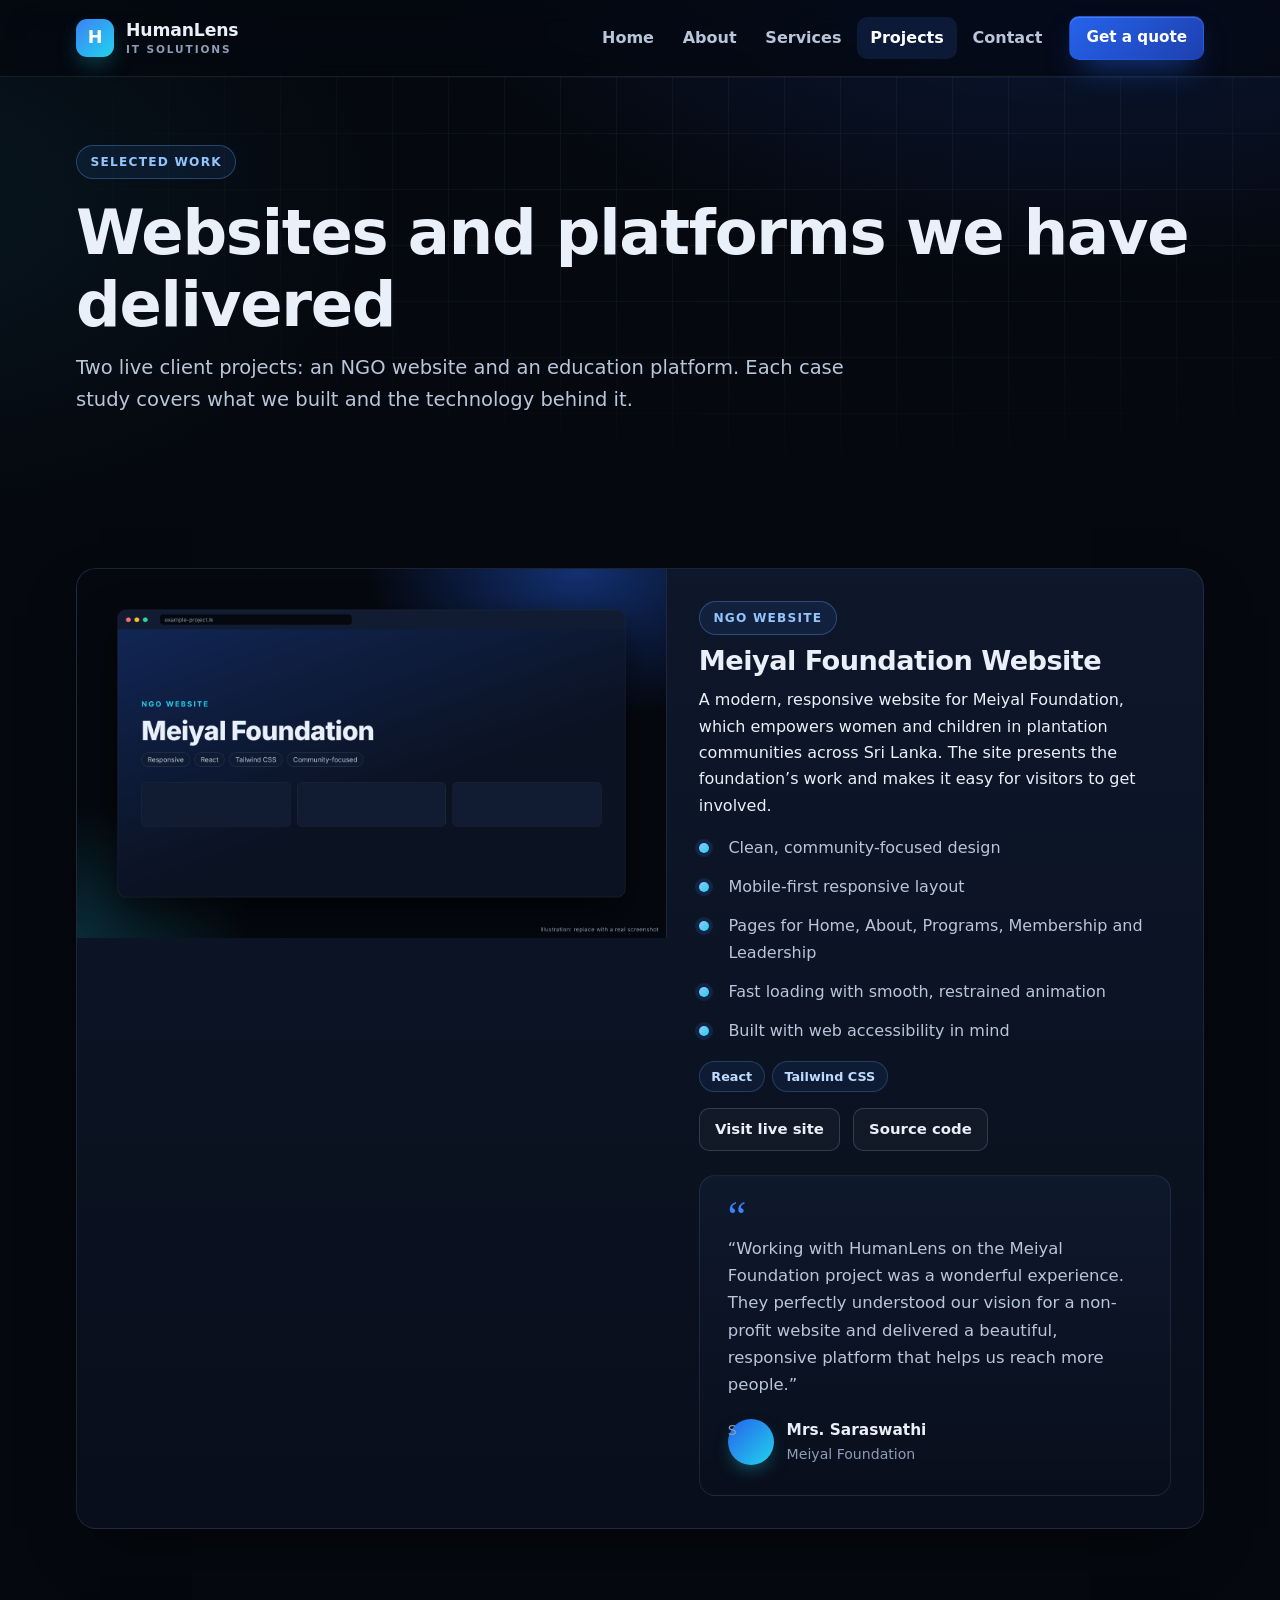
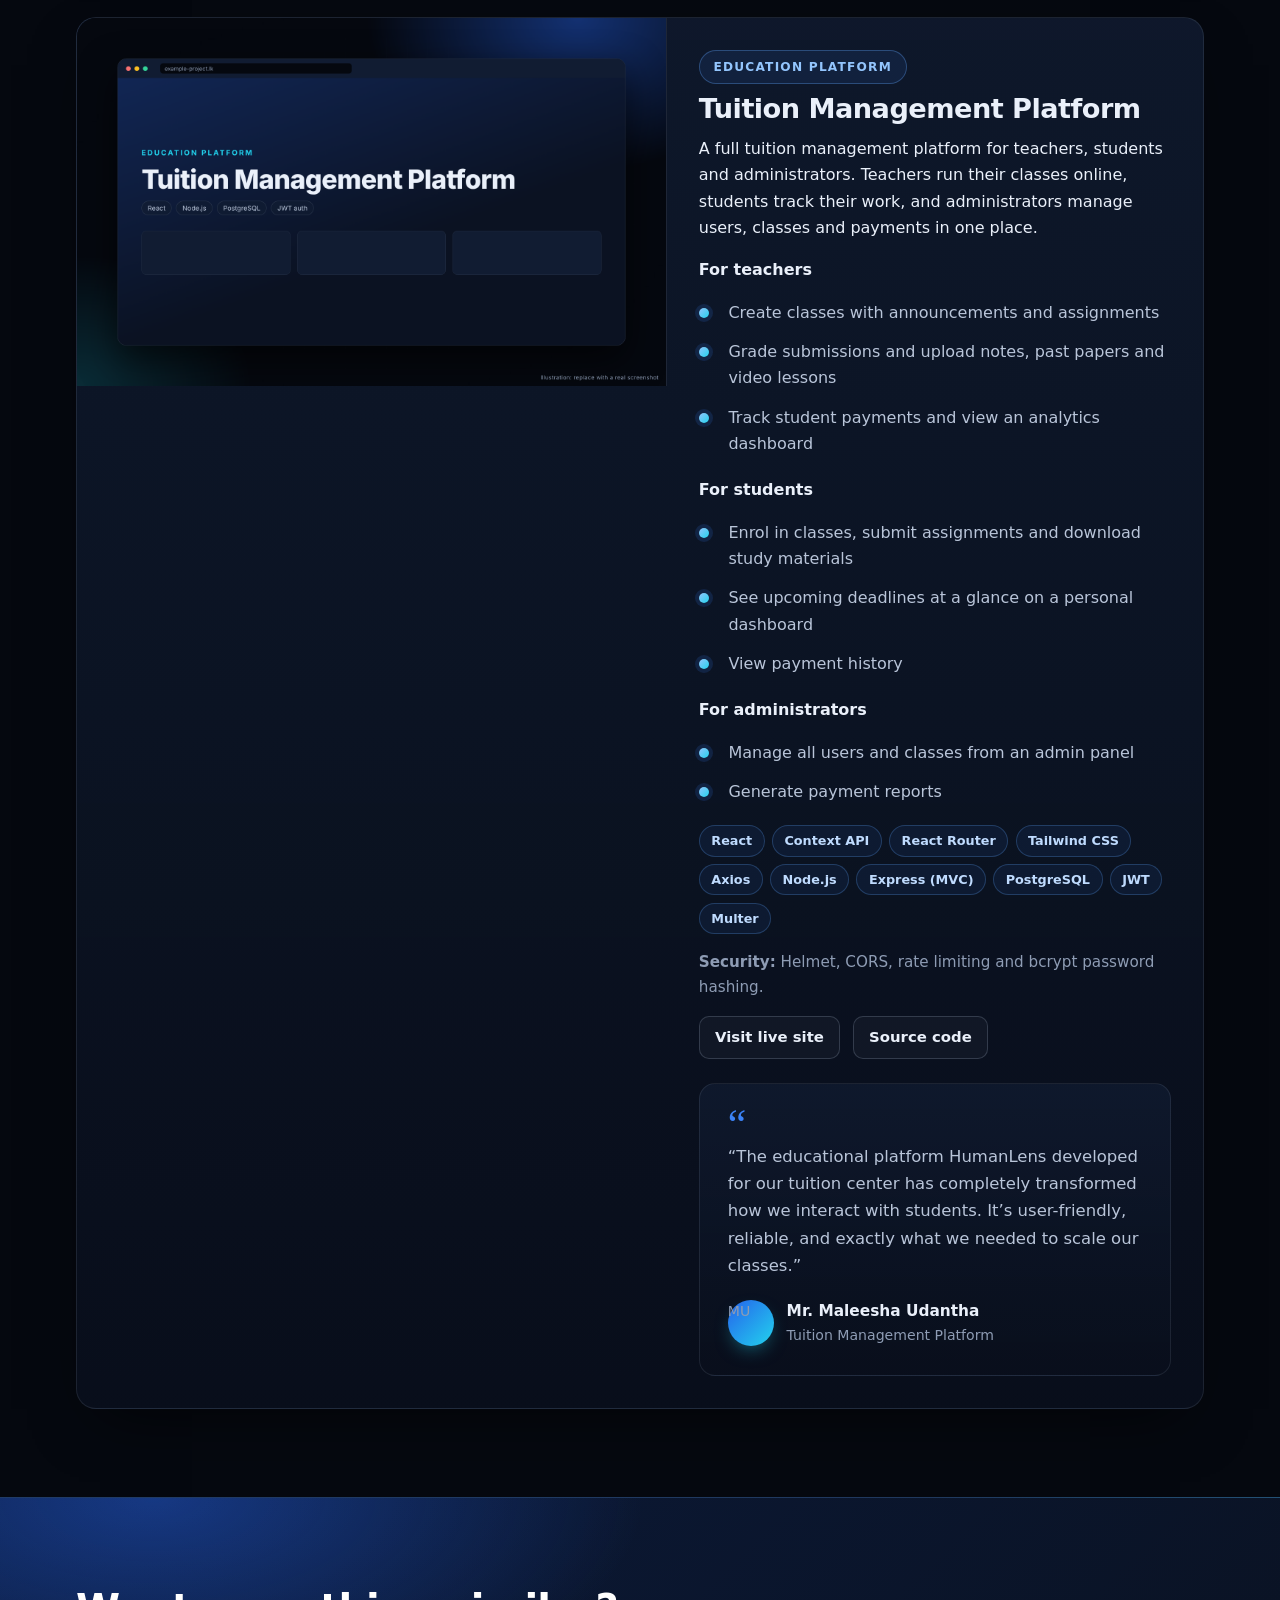
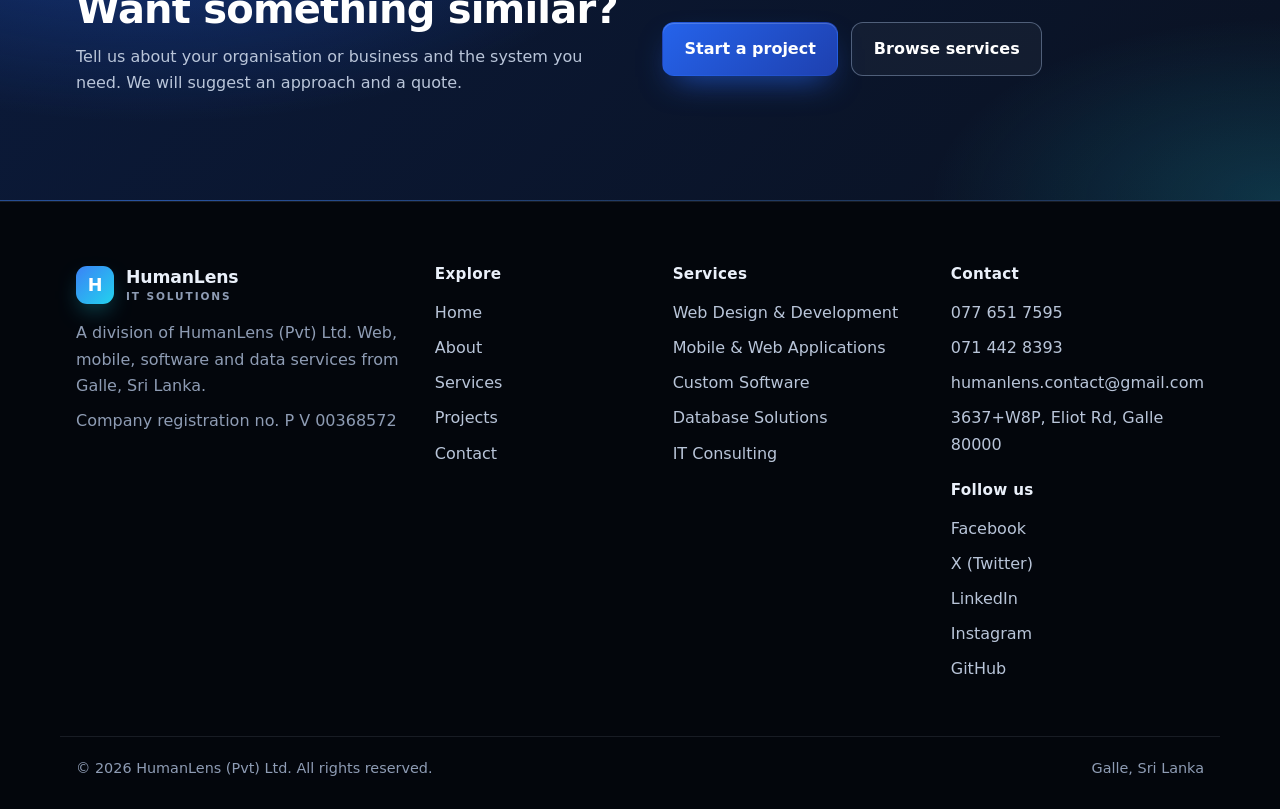
<file: projects.html>
<!doctype html>
<html lang="en">
<head>
<meta charset="utf-8">
<meta name="viewport" content="width=device-width, initial-scale=1">
<title>Projects: NGO Website &amp; Tuition Platform | HumanLens</title>
<meta name="description" content="Case studies of live client projects by HumanLens IT Solutions: a responsive NGO website for Meiyal Foundation and a tuition management platform for teachers and students.">
<link rel="canonical" href="https://humanlens.lk/projects">
<meta name="robots" content="index, follow, max-image-preview:large">
<meta name="author" content="HumanLens (Pvt) Ltd">
<meta name="theme-color" content="#1d4ed8">
<meta property="og:type" content="website">
<meta property="og:site_name" content="HumanLens IT Solutions">
<meta property="og:locale" content="en_US">
<meta property="og:title" content="Projects: NGO Website &amp; Tuition Platform | HumanLens">
<meta property="og:description" content="Live client projects by HumanLens IT Solutions: an NGO website and a tuition management platform.">
<meta property="og:url" content="https://humanlens.lk/projects">
<meta property="og:image" content="https://humanlens.lk/images/og-image.jpg">
<meta name="twitter:card" content="summary_large_image">
<meta name="twitter:title" content="Projects: NGO Website &amp; Tuition Platform | HumanLens">
<meta name="twitter:description" content="Live client projects by HumanLens IT Solutions: an NGO website and a tuition management platform.">
<meta name="twitter:image" content="https://humanlens.lk/images/og-image.jpg">
<link rel="icon" href="/favicon.ico">
<link rel="stylesheet" href="/assets/css/styles.css">
<script type="application/ld+json">
{
  "@context": "https://schema.org",
  "@graph": [
    {
      "@type": "CollectionPage",
      "@id": "https://humanlens.lk/projects#webpage",
      "url": "https://humanlens.lk/projects",
      "name": "Projects by HumanLens IT Solutions",
      "isPartOf": { "@id": "https://humanlens.lk/#website" },
      "about": { "@id": "https://humanlens.lk/#organization" }
    },
    {
      "@type": "ItemList",
      "name": "Client projects",
      "itemListElement": [
        {
          "@type": "ListItem",
          "position": 1,
          "item": {
            "@type": "WebSite",
            "name": "Meiyal Foundation Website",
            "url": "https://www.meiyalfoundation.org/",
            "description": "A modern, responsive NGO website for Meiyal Foundation, which supports women and children in plantation communities of Sri Lanka.",
            "creator": { "@id": "https://humanlens.lk/#organization" }
          }
        },
        {
          "@type": "ListItem",
          "position": 2,
          "item": {
            "@type": "WebSite",
            "name": "Tuition Management Platform",
            "url": "https://www.learnwithmaleesha.com/",
            "description": "A tuition management platform for teachers, students and administrators, with classes, assignments, study materials and payment tracking.",
            "creator": { "@id": "https://humanlens.lk/#organization" }
          }
        }
      ]
    },
    {
      "@type": "BreadcrumbList",
      "itemListElement": [
        { "@type": "ListItem", "position": 1, "name": "Home", "item": "https://humanlens.lk/" },
        { "@type": "ListItem", "position": 2, "name": "Projects", "item": "https://humanlens.lk/projects" }
      ]
    }
  ]
}
</script>
<script src="/assets/js/main.js" defer></script>
</head>
<body>
<a class="skip" href="#main">Skip to main content</a>

<header class="header">
  <div class="wrap nav">
    <a class="brand" href="/" aria-label="HumanLens IT Solutions, home">
      <strong>HumanLens</strong>
      <span>IT Solutions</span>
    </a>
    <button class="menu-toggle" type="button" aria-expanded="false" aria-controls="site-nav" aria-label="Open menu">
      <svg viewBox="0 0 24 24" fill="none" stroke="currentColor" stroke-width="2" stroke-linecap="round" aria-hidden="true"><line x1="4" y1="6" x2="20" y2="6"/><line x1="4" y1="12" x2="20" y2="12"/><line x1="4" y1="18" x2="20" y2="18"/></svg>
    </button>
    <nav class="site-nav" id="site-nav" aria-label="Main">
      <ul>
        <li><a href="/">Home</a></li>
        <li><a href="/about">About</a></li>
        <li><a href="/services">Services</a></li>
        <li><a href="/projects" aria-current="page">Projects</a></li>
        <li><a href="/contact">Contact</a></li>
      </ul>
      <a class="btn btn-primary btn-sm nav-cta" href="/contact">Get a quote</a>
    </nav>
  </div>
</header>

<main id="main">

  <section class="page-hero">
    <div class="wrap">
      <span class="eyebrow">Selected work</span>
      <h1>Websites and platforms we have delivered</h1>
      <p class="lead">Two live client projects: an NGO website and an education platform. Each case study covers what we built and the technology behind it.</p>
    </div>
  </section>

  <section id="meiyal" aria-labelledby="meiyal-title">
    <div class="wrap">
      <article class="case">
        <div class="case-img">
          <img src="/images/meiyalfoundation_project.png" alt="Screenshot of the Meiyal Foundation website" width="1200" height="750" loading="lazy">
        </div>
        <div class="case-body">
          <p class="eyebrow">NGO website</p>
          <h2 id="meiyal-title" style="font-size:1.6rem">Meiyal Foundation Website</h2>
          <p>A modern, responsive website for Meiyal Foundation, which empowers women and children in plantation communities across Sri Lanka. The site presents the foundation’s work and makes it easy for visitors to get involved.</p>
          <ul class="check">
            <li>Clean, community-focused design</li>
            <li>Mobile-first responsive layout</li>
            <li>Pages for Home, About, Programs, Membership and Leadership</li>
            <li>Fast loading with smooth, restrained animation</li>
            <li>Built with web accessibility in mind</li>
          </ul>
          <ul class="tags" aria-label="Technologies used">
            <li>React</li>
            <li>Tailwind CSS</li>
          </ul>
          <div class="hero-actions" style="margin-top:0">
            <a class="btn btn-ghost btn-sm" href="https://www.meiyalfoundation.org/" target="_blank" rel="noopener noreferrer">Visit live site</a>
            <a class="btn btn-ghost btn-sm" href="https://github.com/Gihan-Lahiru/meiyalFoundation" target="_blank" rel="noopener noreferrer">Source code</a>
          </div>
          <blockquote class="quote" style="margin-top:1.5rem">
            <p>“Working with HumanLens on the Meiyal Foundation project was a wonderful experience. They perfectly understood our vision for a non-profit website and delivered a beautiful, responsive platform that helps us reach more people.”</p>
            <footer><span class="avatar" aria-hidden="true">S</span><div>Mrs. Saraswathi<span>Meiyal Foundation</span></div></footer>
          </blockquote>
        </div>
      </article>
    </div>
  </section>

  <section id="tuition" aria-labelledby="tuition-title" style="padding-top:0">
    <div class="wrap">
      <article class="case">
        <div class="case-img">
          <img src="/images/tuition_project.png" alt="Screenshot of the tuition management platform" width="1200" height="750" loading="lazy">
        </div>
        <div class="case-body">
          <p class="eyebrow">Education platform</p>
          <h2 id="tuition-title" style="font-size:1.6rem">Tuition Management Platform</h2>
          <p>A full tuition management platform for teachers, students and administrators. Teachers run their classes online, students track their work, and administrators manage users, classes and payments in one place.</p>
          <p><strong>For teachers</strong></p>
          <ul class="check" style="margin-bottom:1.25rem">
            <li>Create classes with announcements and assignments</li>
            <li>Grade submissions and upload notes, past papers and video lessons</li>
            <li>Track student payments and view an analytics dashboard</li>
          </ul>
          <p><strong>For students</strong></p>
          <ul class="check" style="margin-bottom:1.25rem">
            <li>Enrol in classes, submit assignments and download study materials</li>
            <li>See upcoming deadlines at a glance on a personal dashboard</li>
            <li>View payment history</li>
          </ul>
          <p><strong>For administrators</strong></p>
          <ul class="check" style="margin-bottom:1.25rem">
            <li>Manage all users and classes from an admin panel</li>
            <li>Generate payment reports</li>
          </ul>
          <ul class="tags" aria-label="Technologies used">
            <li>React</li>
            <li>Context API</li>
            <li>React Router</li>
            <li>Tailwind CSS</li>
            <li>Axios</li>
            <li>Node.js</li>
            <li>Express (MVC)</li>
            <li>PostgreSQL</li>
            <li>JWT</li>
            <li>Multer</li>
          </ul>
          <p class="muted" style="font-size:.95rem"><strong>Security:</strong> Helmet, CORS, rate limiting and bcrypt password hashing.</p>
          <div class="hero-actions" style="margin-top:0">
            <a class="btn btn-ghost btn-sm" href="https://www.learnwithmaleesha.com/" target="_blank" rel="noopener noreferrer">Visit live site</a>
            <a class="btn btn-ghost btn-sm" href="https://github.com/Gihan-Lahiru/tutionproject" target="_blank" rel="noopener noreferrer">Source code</a>
          </div>
          <blockquote class="quote" style="margin-top:1.5rem">
            <p>“The educational platform HumanLens developed for our tuition center has completely transformed how we interact with students. It’s user-friendly, reliable, and exactly what we needed to scale our classes.”</p>
            <footer><span class="avatar" aria-hidden="true">MU</span><div>Mr. Maleesha Udantha<span>Tuition Management Platform</span></div></footer>
          </blockquote>
        </div>
      </article>
    </div>
  </section>

  <section class="band" aria-labelledby="cta-title">
    <div class="wrap two">
      <div>
        <h2 id="cta-title">Want something similar?</h2>
        <p>Tell us about your organisation or business and the system you need. We will suggest an approach and a quote.</p>
      </div>
      <div class="hero-actions" style="margin-top:0">
        <a class="btn btn-primary" href="/contact">Start a project</a>
        <a class="btn btn-ghost" href="/services">Browse services</a>
      </div>
    </div>
  </section>

</main>

<footer class="footer">
  <div class="wrap footer-grid">
    <div>
      <a class="brand" href="/" aria-label="HumanLens IT Solutions, home">
        <strong>HumanLens</strong>
        <span>IT Solutions</span>
      </a>
      <p style="margin-top:1rem">A division of HumanLens (Pvt) Ltd. Web, mobile, software and data services from Galle, Sri Lanka.</p>
      <p>Company registration no. P V 00368572</p>
    </div>
    <nav aria-label="Footer pages">
      <h3>Explore</h3>
      <ul>
        <li><a href="/">Home</a></li>
        <li><a href="/about">About</a></li>
        <li><a href="/services">Services</a></li>
        <li><a href="/projects">Projects</a></li>
        <li><a href="/contact">Contact</a></li>
      </ul>
    </nav>
    <nav aria-label="Footer services">
      <h3>Services</h3>
      <ul>
        <li><a href="/services#web">Web Design &amp; Development</a></li>
        <li><a href="/services#mobile">Mobile &amp; Web Applications</a></li>
        <li><a href="/services#software">Custom Software</a></li>
        <li><a href="/services#database">Database Solutions</a></li>
        <li><a href="/services#consulting">IT Consulting</a></li>
      </ul>
    </nav>
    <div>
      <h3>Contact</h3>
      <ul>
        <li><a href="tel:+94776517595">077 651 7595</a></li>
        <li><a href="tel:+94714428393">071 442 8393</a></li>
        <li><a href="mailto:humanlens.contact@gmail.com">humanlens.contact@gmail.com</a></li>
        <li><a href="https://maps.app.goo.gl/iqRbmY7BiWYnPZuHA" target="_blank" rel="noopener noreferrer">3637+W8P, Eliot Rd, Galle 80000</a></li>
      </ul>
      <h3 style="margin-top:1.5rem">Follow us</h3>
      <ul>
        <!-- TODO: replace each # with the company's profile URL -->
        <li><a href="#" target="_blank" rel="noopener noreferrer">Facebook</a></li>
        <li><a href="#" target="_blank" rel="noopener noreferrer">X (Twitter)</a></li>
        <li><a href="#" target="_blank" rel="noopener noreferrer">LinkedIn</a></li>
        <li><a href="#" target="_blank" rel="noopener noreferrer">Instagram</a></li>
        <li><a href="#" target="_blank" rel="noopener noreferrer">GitHub</a></li>
      </ul>
    </div>
  </div>
  <div class="wrap legal">
    <p>© 2026 HumanLens (Pvt) Ltd. All rights reserved.</p>
    <p>Galle, Sri Lanka</p>
  </div>
</footer>
</body>
</html>
</file>
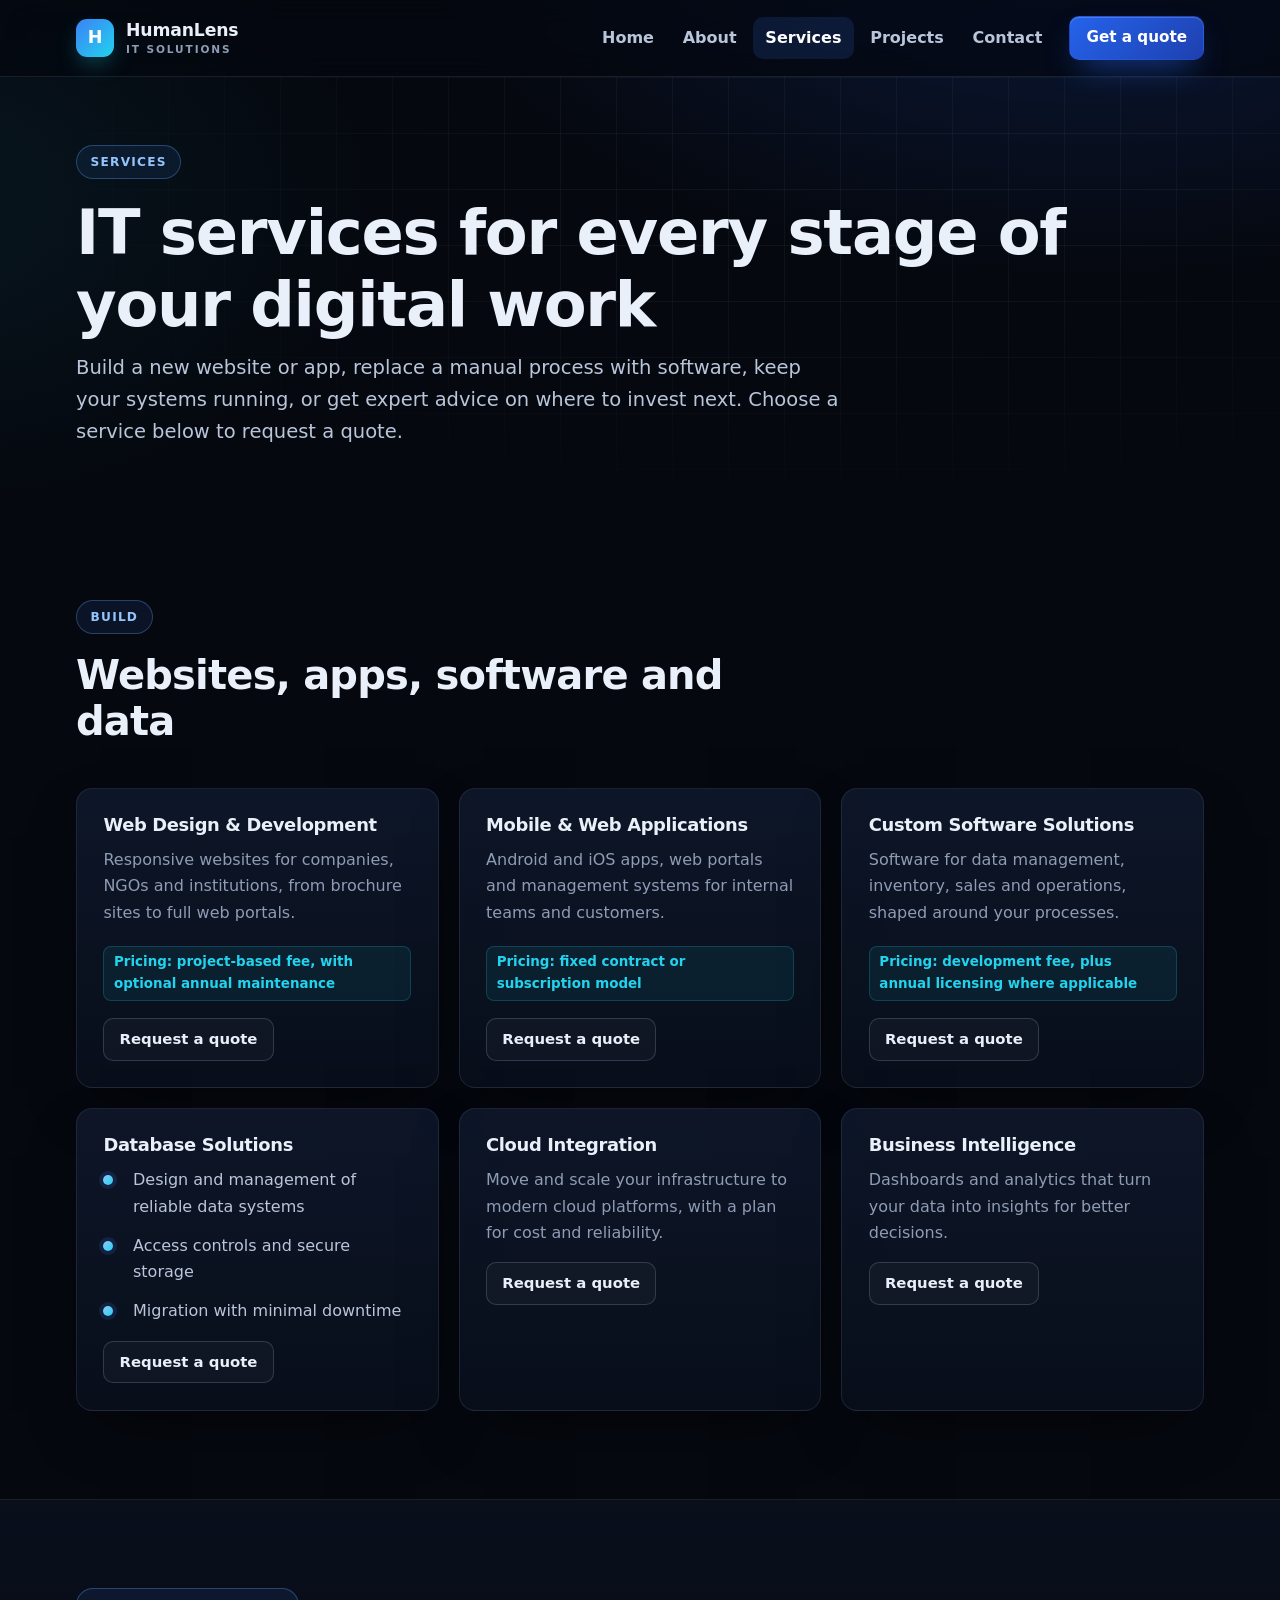
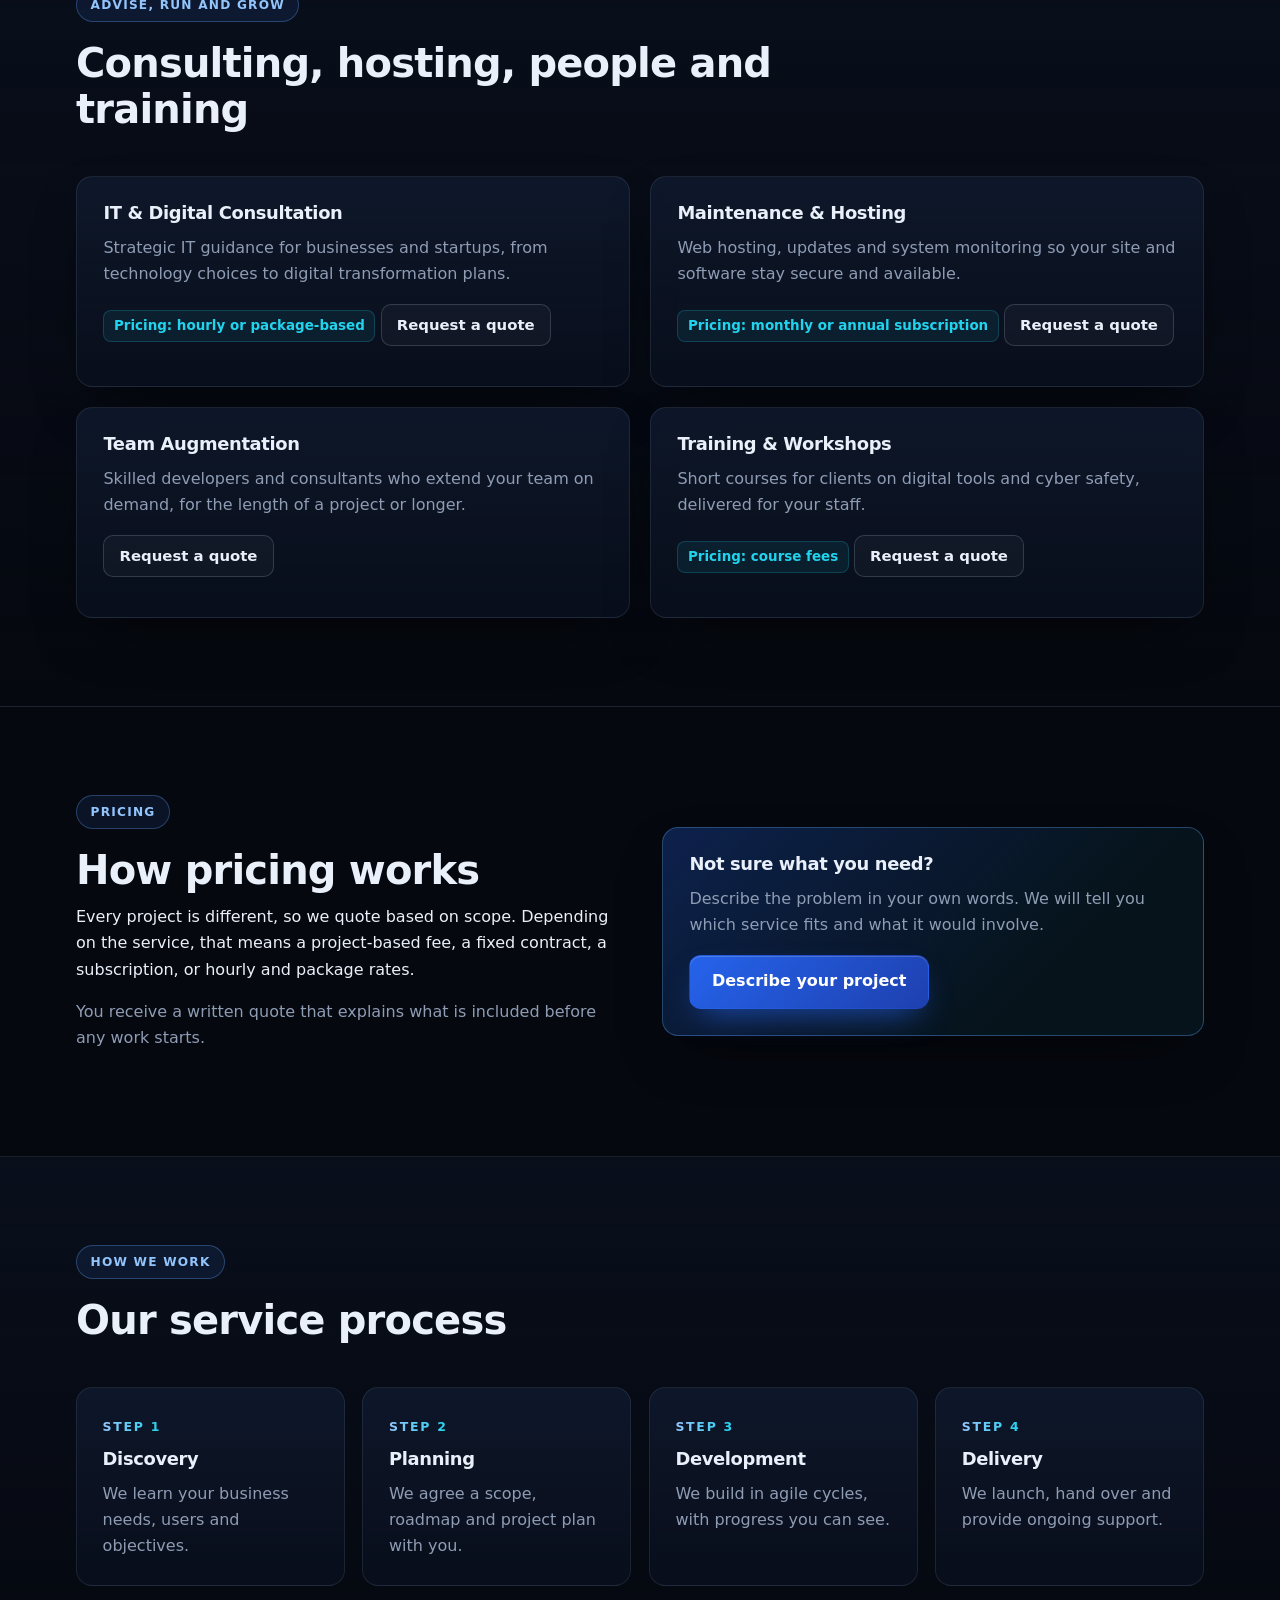
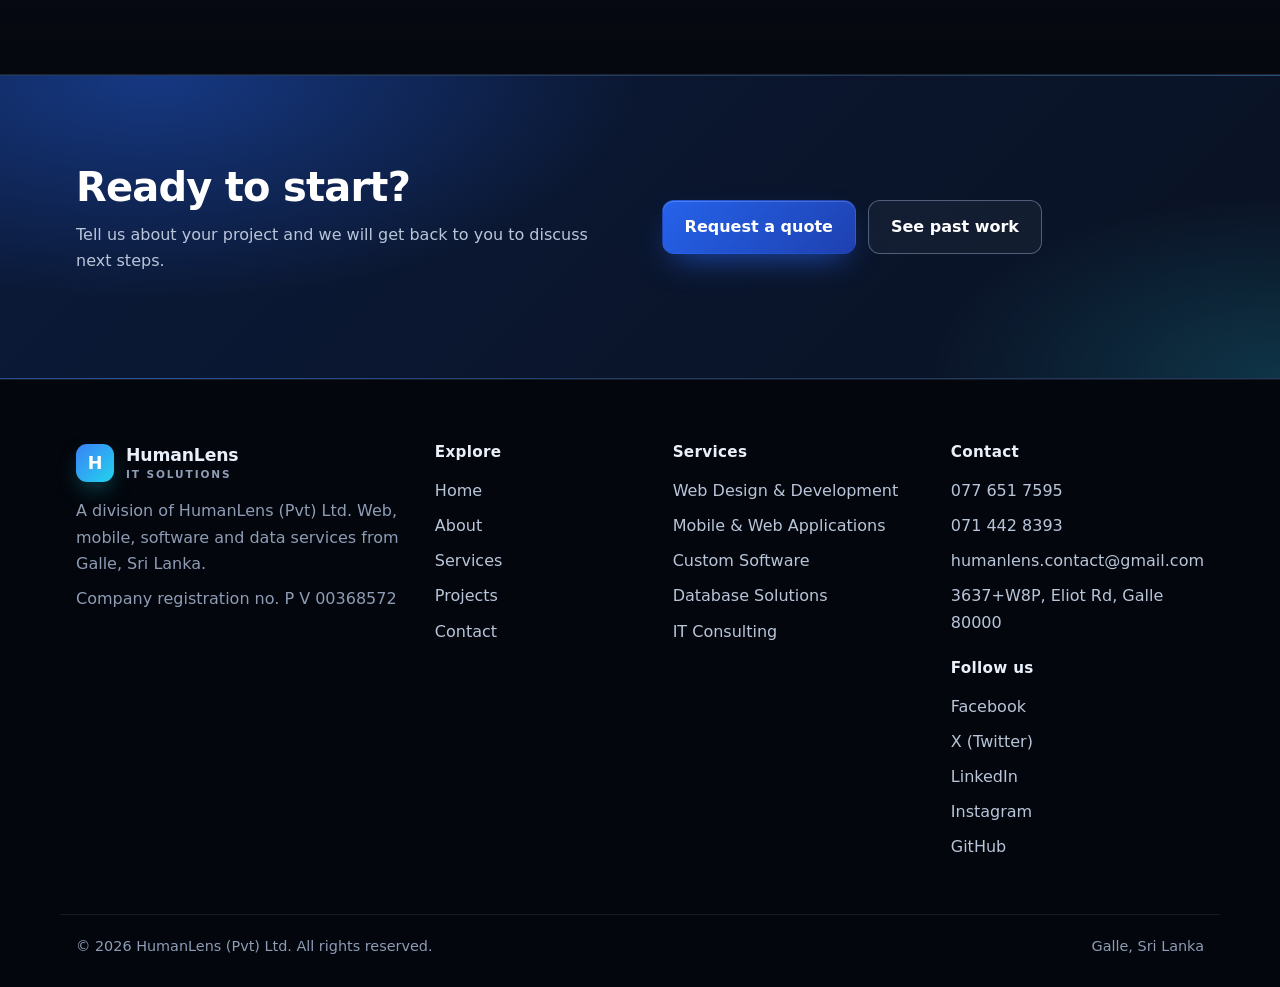
<file: services.html>
<!doctype html>
<html lang="en">
<head>
<meta charset="utf-8">
<meta name="viewport" content="width=device-width, initial-scale=1">
<title>IT Services: Web, Mobile, Software &amp; Data | HumanLens</title>
<meta name="description" content="Web design, mobile apps, custom software, database solutions, cloud integration, business intelligence, IT consulting, hosting, team augmentation and training from HumanLens IT Solutions.">
<link rel="canonical" href="https://humanlens.lk/services">
<meta name="robots" content="index, follow, max-image-preview:large">
<meta name="author" content="HumanLens (Pvt) Ltd">
<meta name="theme-color" content="#1d4ed8">
<meta property="og:type" content="website">
<meta property="og:site_name" content="HumanLens IT Solutions">
<meta property="og:locale" content="en_US">
<meta property="og:title" content="IT Services: Web, Mobile, Software &amp; Data | HumanLens">
<meta property="og:description" content="Ten IT services from HumanLens IT Solutions, Galle, Sri Lanka: web, mobile, software, databases, cloud, analytics, consulting and support.">
<meta property="og:url" content="https://humanlens.lk/services">
<meta property="og:image" content="https://humanlens.lk/images/og-image.jpg">
<meta name="twitter:card" content="summary_large_image">
<meta name="twitter:title" content="IT Services: Web, Mobile, Software &amp; Data | HumanLens">
<meta name="twitter:description" content="Web, mobile, software, database, cloud, analytics, consulting and support services from Galle, Sri Lanka.">
<meta name="twitter:image" content="https://humanlens.lk/images/og-image.jpg">
<link rel="icon" href="/favicon.ico">
<link rel="stylesheet" href="/assets/css/styles.css">
<script type="application/ld+json">
{
  "@context": "https://schema.org",
  "@graph": [
    {
      "@type": "CollectionPage",
      "@id": "https://humanlens.lk/services#webpage",
      "url": "https://humanlens.lk/services",
      "name": "IT Services from HumanLens IT Solutions",
      "isPartOf": { "@id": "https://humanlens.lk/#website" },
      "about": { "@id": "https://humanlens.lk/#organization" }
    },
    {
      "@type": "ItemList",
      "name": "HumanLens IT Solutions services",
      "itemListElement": [
        { "@type": "ListItem", "position": 1, "item": { "@type": "Service", "name": "Web Design & Development", "description": "Responsive websites and web portals for companies, NGOs and institutions.", "provider": { "@id": "https://humanlens.lk/#organization" }, "areaServed": "LK" } },
        { "@type": "ListItem", "position": 2, "item": { "@type": "Service", "name": "Mobile & Web Applications", "description": "Android and iOS apps, web portals and management systems.", "provider": { "@id": "https://humanlens.lk/#organization" }, "areaServed": "LK" } },
        { "@type": "ListItem", "position": 3, "item": { "@type": "Service", "name": "Custom Software Solutions", "description": "Custom software for data management, inventory and sales systems.", "provider": { "@id": "https://humanlens.lk/#organization" }, "areaServed": "LK" } },
        { "@type": "ListItem", "position": 4, "item": { "@type": "Service", "name": "Database Solutions", "description": "Design and management of reliable data systems, access controls, secure storage and database migration.", "provider": { "@id": "https://humanlens.lk/#organization" }, "areaServed": "LK" } },
        { "@type": "ListItem", "position": 5, "item": { "@type": "Service", "name": "Cloud Integration", "description": "Moving and scaling infrastructure to modern cloud platforms.", "provider": { "@id": "https://humanlens.lk/#organization" }, "areaServed": "LK" } },
        { "@type": "ListItem", "position": 6, "item": { "@type": "Service", "name": "Business Intelligence", "description": "Data-driven insights and analytics for better decisions.", "provider": { "@id": "https://humanlens.lk/#organization" }, "areaServed": "LK" } },
        { "@type": "ListItem", "position": 7, "item": { "@type": "Service", "name": "IT & Digital Consultation", "description": "Strategic IT consultation for businesses and startups.", "provider": { "@id": "https://humanlens.lk/#organization" }, "areaServed": "LK" } },
        { "@type": "ListItem", "position": 8, "item": { "@type": "Service", "name": "Maintenance & Hosting", "description": "Web hosting, updates and system monitoring.", "provider": { "@id": "https://humanlens.lk/#organization" }, "areaServed": "LK" } },
        { "@type": "ListItem", "position": 9, "item": { "@type": "Service", "name": "Team Augmentation", "description": "Skilled developers and consultants to extend your team on demand.", "provider": { "@id": "https://humanlens.lk/#organization" }, "areaServed": "LK" } },
        { "@type": "ListItem", "position": 10, "item": { "@type": "Service", "name": "Training & Workshops", "description": "Short-term courses on digital tools and cyber safety.", "provider": { "@id": "https://humanlens.lk/#organization" }, "areaServed": "LK" } }
      ]
    },
    {
      "@type": "BreadcrumbList",
      "itemListElement": [
        { "@type": "ListItem", "position": 1, "name": "Home", "item": "https://humanlens.lk/" },
        { "@type": "ListItem", "position": 2, "name": "Services", "item": "https://humanlens.lk/services" }
      ]
    }
  ]
}
</script>
<script src="/assets/js/main.js" defer></script>
</head>
<body>
<a class="skip" href="#main">Skip to main content</a>

<header class="header">
  <div class="wrap nav">
    <a class="brand" href="/" aria-label="HumanLens IT Solutions, home">
      <strong>HumanLens</strong>
      <span>IT Solutions</span>
    </a>
    <button class="menu-toggle" type="button" aria-expanded="false" aria-controls="site-nav" aria-label="Open menu">
      <svg viewBox="0 0 24 24" fill="none" stroke="currentColor" stroke-width="2" stroke-linecap="round" aria-hidden="true"><line x1="4" y1="6" x2="20" y2="6"/><line x1="4" y1="12" x2="20" y2="12"/><line x1="4" y1="18" x2="20" y2="18"/></svg>
    </button>
    <nav class="site-nav" id="site-nav" aria-label="Main">
      <ul>
        <li><a href="/">Home</a></li>
        <li><a href="/about">About</a></li>
        <li><a href="/services" aria-current="page">Services</a></li>
        <li><a href="/projects">Projects</a></li>
        <li><a href="/contact">Contact</a></li>
      </ul>
      <a class="btn btn-primary btn-sm nav-cta" href="/contact">Get a quote</a>
    </nav>
  </div>
</header>

<main id="main">

  <section class="page-hero">
    <div class="wrap">
      <span class="eyebrow">Services</span>
      <h1>IT services for every stage of your digital work</h1>
      <p class="lead">Build a new website or app, replace a manual process with software, keep your systems running, or get expert advice on where to invest next. Choose a service below to request a quote.</p>
    </div>
  </section>

  <section aria-labelledby="build-title">
    <div class="wrap">
      <div class="section-head">
        <span class="eyebrow">Build</span>
        <h2 id="build-title">Websites, apps, software and data</h2>
      </div>
      <div class="grid grid-3">
        <article class="card" id="web">
          <h3>Web Design &amp; Development</h3>
          <p>Responsive websites for companies, NGOs and institutions, from brochure sites to full web portals.</p>
          <p class="price">Pricing: project-based fee, with optional annual maintenance</p>
          <a class="btn btn-ghost btn-sm" href="/contact?service=Web+Design+%26+Development">Request a quote</a>
        </article>
        <article class="card" id="mobile">
          <h3>Mobile &amp; Web Applications</h3>
          <p>Android and iOS apps, web portals and management systems for internal teams and customers.</p>
          <p class="price">Pricing: fixed contract or subscription model</p>
          <a class="btn btn-ghost btn-sm" href="/contact?service=Mobile+%26+Web+Applications">Request a quote</a>
        </article>
        <article class="card" id="software">
          <h3>Custom Software Solutions</h3>
          <p>Software for data management, inventory, sales and operations, shaped around your processes.</p>
          <p class="price">Pricing: development fee, plus annual licensing where applicable</p>
          <a class="btn btn-ghost btn-sm" href="/contact?service=Custom+Software+Solutions">Request a quote</a>
        </article>
        <article class="card" id="database">
          <h3>Database Solutions</h3>
          <ul class="check" style="margin-bottom:1rem">
            <li>Design and management of reliable data systems</li>
            <li>Access controls and secure storage</li>
            <li>Migration with minimal downtime</li>
          </ul>
          <a class="btn btn-ghost btn-sm" href="/contact?service=Database+Solutions">Request a quote</a>
        </article>
        <article class="card" id="cloud">
          <h3>Cloud Integration</h3>
          <p>Move and scale your infrastructure to modern cloud platforms, with a plan for cost and reliability.</p>
          <a class="btn btn-ghost btn-sm" href="/contact?service=Cloud+Integration">Request a quote</a>
        </article>
        <article class="card" id="analytics">
          <h3>Business Intelligence</h3>
          <p>Dashboards and analytics that turn your data into insights for better decisions.</p>
          <a class="btn btn-ghost btn-sm" href="/contact?service=Business+Intelligence">Request a quote</a>
        </article>
      </div>
    </div>
  </section>

  <section class="surface" aria-labelledby="run-title">
    <div class="wrap">
      <div class="section-head">
        <span class="eyebrow">Advise, run and grow</span>
        <h2 id="run-title">Consulting, hosting, people and training</h2>
      </div>
      <div class="grid grid-2">
        <article class="card" id="consulting">
          <h3>IT &amp; Digital Consultation</h3>
          <p>Strategic IT guidance for businesses and startups, from technology choices to digital transformation plans.</p>
          <p class="price">Pricing: hourly or package-based</p>
          <a class="btn btn-ghost btn-sm" href="/contact?service=IT+%26+Digital+Consultation">Request a quote</a>
        </article>
        <article class="card" id="hosting">
          <h3>Maintenance &amp; Hosting</h3>
          <p>Web hosting, updates and system monitoring so your site and software stay secure and available.</p>
          <p class="price">Pricing: monthly or annual subscription</p>
          <a class="btn btn-ghost btn-sm" href="/contact?service=Maintenance+%26+Hosting">Request a quote</a>
        </article>
        <article class="card" id="team">
          <h3>Team Augmentation</h3>
          <p>Skilled developers and consultants who extend your team on demand, for the length of a project or longer.</p>
          <a class="btn btn-ghost btn-sm" href="/contact?service=Team+Augmentation">Request a quote</a>
        </article>
        <article class="card" id="training">
          <h3>Training &amp; Workshops</h3>
          <p>Short courses for clients on digital tools and cyber safety, delivered for your staff.</p>
          <p class="price">Pricing: course fees</p>
          <a class="btn btn-ghost btn-sm" href="/contact?service=Training+%26+Workshops">Request a quote</a>
        </article>
      </div>
    </div>
  </section>

  <section aria-labelledby="pricing-title">
    <div class="wrap two">
      <div>
        <span class="eyebrow">Pricing</span>
        <h2 id="pricing-title">How pricing works</h2>
        <p>Every project is different, so we quote based on scope. Depending on the service, that means a project-based fee, a fixed contract, a subscription, or hourly and package rates.</p>
        <p class="muted">You receive a written quote that explains what is included before any work starts.</p>
      </div>
      <div class="card card-tint">
        <h3>Not sure what you need?</h3>
        <p>Describe the problem in your own words. We will tell you which service fits and what it would involve.</p>
        <a class="btn btn-primary" href="/contact">Describe your project</a>
      </div>
    </div>
  </section>

  <section class="surface" aria-labelledby="process-title">
    <div class="wrap">
      <div class="section-head">
        <span class="eyebrow">How we work</span>
        <h2 id="process-title">Our service process</h2>
      </div>
      <ol class="steps">
        <li><span class="n">STEP 1</span><h3>Discovery</h3><p>We learn your business needs, users and objectives.</p></li>
        <li><span class="n">STEP 2</span><h3>Planning</h3><p>We agree a scope, roadmap and project plan with you.</p></li>
        <li><span class="n">STEP 3</span><h3>Development</h3><p>We build in agile cycles, with progress you can see.</p></li>
        <li><span class="n">STEP 4</span><h3>Delivery</h3><p>We launch, hand over and provide ongoing support.</p></li>
      </ol>
    </div>
  </section>

  <section class="band" aria-labelledby="cta-title">
    <div class="wrap two">
      <div>
        <h2 id="cta-title">Ready to start?</h2>
        <p>Tell us about your project and we will get back to you to discuss next steps.</p>
      </div>
      <div class="hero-actions" style="margin-top:0">
        <a class="btn btn-primary" href="/contact">Request a quote</a>
        <a class="btn btn-ghost" href="/projects">See past work</a>
      </div>
    </div>
  </section>

</main>

<footer class="footer">
  <div class="wrap footer-grid">
    <div>
      <a class="brand" href="/" aria-label="HumanLens IT Solutions, home">
        <strong>HumanLens</strong>
        <span>IT Solutions</span>
      </a>
      <p style="margin-top:1rem">A division of HumanLens (Pvt) Ltd. Web, mobile, software and data services from Galle, Sri Lanka.</p>
      <p>Company registration no. P V 00368572</p>
    </div>
    <nav aria-label="Footer pages">
      <h3>Explore</h3>
      <ul>
        <li><a href="/">Home</a></li>
        <li><a href="/about">About</a></li>
        <li><a href="/services">Services</a></li>
        <li><a href="/projects">Projects</a></li>
        <li><a href="/contact">Contact</a></li>
      </ul>
    </nav>
    <nav aria-label="Footer services">
      <h3>Services</h3>
      <ul>
        <li><a href="/services#web">Web Design &amp; Development</a></li>
        <li><a href="/services#mobile">Mobile &amp; Web Applications</a></li>
        <li><a href="/services#software">Custom Software</a></li>
        <li><a href="/services#database">Database Solutions</a></li>
        <li><a href="/services#consulting">IT Consulting</a></li>
      </ul>
    </nav>
    <div>
      <h3>Contact</h3>
      <ul>
        <li><a href="tel:+94776517595">077 651 7595</a></li>
        <li><a href="tel:+94714428393">071 442 8393</a></li>
        <li><a href="mailto:humanlens.contact@gmail.com">humanlens.contact@gmail.com</a></li>
        <li><a href="https://maps.app.goo.gl/iqRbmY7BiWYnPZuHA" target="_blank" rel="noopener noreferrer">3637+W8P, Eliot Rd, Galle 80000</a></li>
      </ul>
      <h3 style="margin-top:1.5rem">Follow us</h3>
      <ul>
        <!-- TODO: replace each # with the company's profile URL -->
        <li><a href="#" target="_blank" rel="noopener noreferrer">Facebook</a></li>
        <li><a href="#" target="_blank" rel="noopener noreferrer">X (Twitter)</a></li>
        <li><a href="#" target="_blank" rel="noopener noreferrer">LinkedIn</a></li>
        <li><a href="#" target="_blank" rel="noopener noreferrer">Instagram</a></li>
        <li><a href="#" target="_blank" rel="noopener noreferrer">GitHub</a></li>
      </ul>
    </div>
  </div>
  <div class="wrap legal">
    <p>© 2026 HumanLens (Pvt) Ltd. All rights reserved.</p>
    <p>Galle, Sri Lanka</p>
  </div>
</footer>
</body>
</html>
</file>
<file: assets/css/styles.css>
/* HumanLens IT Solutions - dark theme with a blue accent.
   Palette: midnight ink background, sapphire primary, cyan highlight,
   champagne gold used sparingly for premium details. System fonts only. */

:root {
  color-scheme: dark;

  --bg: #05080F;
  --surface: #0B1222;
  --surface-2: #111C32;
  --line: rgba(148, 163, 184, .14);
  --line-2: rgba(148, 163, 184, .26);

  --ink: #EAF0FA;      /* headings, primary text   ~17:1 on --bg */
  --ink-2: #B9C5D9;    /* body text                ~11:1 on --bg */
  --muted: #8E9CB4;    /* secondary text            ~6.5:1 on --bg */

  --blue: #3B82F6;
  --blue-600: #2563EB;
  --blue-800: #1E40AF;
  --blue-300: #93C5FD;
  --blue-200: #BFDBFE;
  --cyan: #22D3EE;
  --gold: #D6B36A;

  --radius: 16px;
  --max: 1160px;
  --shadow: 0 24px 60px -24px rgba(0, 0, 0, .7);
  --glow: 0 0 0 1px rgba(96, 165, 250, .28), 0 24px 60px -24px rgba(37, 99, 235, .55);
}

* { box-sizing: border-box; }

html { -webkit-text-size-adjust: 100%; scroll-behavior: smooth; }

body {
  margin: 0;
  font-family: system-ui, -apple-system, "Segoe UI", Roboto, "Helvetica Neue", Arial, sans-serif;
  font-size: 1rem;
  line-height: 1.65;
  color: var(--ink);
  background:
    radial-gradient(1100px 620px at 85% -12%, rgba(37, 99, 235, .22), transparent 62%),
    radial-gradient(800px 520px at -8% 22%, rgba(34, 211, 238, .07), transparent 60%),
    var(--bg);
  background-attachment: fixed;
  min-height: 100vh;
  -webkit-font-smoothing: antialiased;
}

::selection { background: rgba(59, 130, 246, .4); color: #fff; }

img { max-width: 100%; height: auto; display: block; }
a { color: var(--blue-300); }
a:hover { color: #fff; }

a:focus-visible, button:focus-visible, input:focus-visible,
select:focus-visible, textarea:focus-visible, summary:focus-visible {
  outline: 3px solid rgba(147, 197, 253, .65);
  outline-offset: 2px;
}

.skip {
  position: absolute; left: 1rem; top: -100px; z-index: 100;
  background: var(--blue-600); color: #fff;
  padding: .6rem 1rem; border-radius: 8px;
}
.skip:focus { top: 1rem; }

.wrap { max-width: var(--max); margin: 0 auto; padding: 0 1rem; }

section { padding: 3.5rem 0; }
@media (min-width: 768px) { section { padding: 5.5rem 0; } }

h1, h2, h3 { line-height: 1.15; letter-spacing: -.02em; margin: 0 0 .7rem; color: var(--ink); }
h1 { font-size: clamp(2.2rem, 5.4vw, 3.9rem); font-weight: 800; }
h2 { font-size: clamp(1.7rem, 3.4vw, 2.5rem); font-weight: 760; }
h3 { font-size: 1.12rem; font-weight: 700; }
p { margin: 0 0 1rem; }

.lead { font-size: clamp(1.05rem, 1.6vw, 1.22rem); color: var(--ink-2); max-width: 62ch; }
.muted { color: var(--muted); }
.mt { margin-top: 2.25rem; }

.eyebrow {
  display: inline-flex;
  align-items: center;
  gap: .5rem;
  padding: .38rem .85rem;
  border-radius: 999px;
  border: 1px solid rgba(96, 165, 250, .32);
  background: rgba(59, 130, 246, .10);
  font-size: .76rem;
  font-weight: 700;
  letter-spacing: .1em;
  text-transform: uppercase;
  color: var(--blue-300);
  margin-bottom: 1.1rem;
}

.section-head { max-width: 720px; margin-bottom: 2.75rem; }
.section-head.center { margin-inline: auto; text-align: center; }
.section-head.center .lead { margin-inline: auto; }

/* Buttons */
.btn {
  display: inline-flex;
  align-items: center;
  justify-content: center;
  gap: .55rem;
  min-height: 50px;
  padding: .8rem 1.35rem;
  border-radius: 12px;
  border: 1px solid transparent;
  font: inherit;
  font-weight: 650;
  text-decoration: none;
  cursor: pointer;
  transition: transform .2s, filter .2s, background-color .2s, border-color .2s, color .2s;
}
.btn:hover { transform: translateY(-1px); }
.btn-primary {
  background: linear-gradient(135deg, var(--blue-600) 0%, var(--blue-800) 100%);
  color: #fff;
  box-shadow: 0 14px 32px -12px rgba(37, 99, 235, .75), inset 0 1px 0 rgba(255, 255, 255, .18);
}
.btn-primary:hover { color: #fff; filter: brightness(1.1); }
.btn-primary:disabled { opacity: .55; cursor: not-allowed; transform: none; }
.btn-ghost {
  background: rgba(255, 255, 255, .03);
  border-color: var(--line-2);
  color: var(--ink);
}
.btn-ghost:hover { border-color: var(--blue-300); background: rgba(147, 197, 253, .07); color: #fff; }
.btn-sm { min-height: 40px; padding: .5rem .95rem; font-size: .93rem; border-radius: 10px; }

/* Header and navigation */
.header {
  position: sticky;
  top: 0;
  z-index: 50;
  background: rgba(5, 8, 15, .72);
  -webkit-backdrop-filter: saturate(140%) blur(14px);
  backdrop-filter: saturate(140%) blur(14px);
  border-bottom: 1px solid var(--line);
}
.nav { display: flex; align-items: center; justify-content: space-between; height: 76px; gap: 1rem; }

/* Brand: gradient mark + two-line wordmark (works in header and footer) */
.brand {
  display: grid;
  grid-template-columns: auto 1fr;
  grid-template-areas: "mark strong" "mark span";
  column-gap: .75rem;
  align-items: center;
  text-decoration: none;
  color: var(--ink);
  line-height: 1.1;
}
.brand::before {
  grid-area: mark;
  content: "H";
  display: grid;
  place-items: center;
  width: 38px;
  height: 38px;
  border-radius: 11px;
  background: linear-gradient(135deg, var(--blue) 0%, var(--cyan) 100%);
  color: #fff;
  font-weight: 800;
  font-size: 1.1rem;
  box-shadow: 0 10px 26px -10px rgba(34, 211, 238, .8);
}
.brand strong { grid-area: strong; font-size: 1.08rem; font-weight: 800; letter-spacing: -.01em; color: var(--ink); }
.brand span { grid-area: span; font-size: .66rem; letter-spacing: .18em; text-transform: uppercase; color: var(--muted); font-weight: 650; }
.brand:hover strong { color: #fff; }

.menu-toggle {
  display: inline-flex;
  align-items: center;
  justify-content: center;
  width: 48px;
  height: 48px;
  border: 1px solid var(--line-2);
  border-radius: 12px;
  background: rgba(255, 255, 255, .03);
  color: var(--ink);
  cursor: pointer;
}
.menu-toggle svg { width: 22px; height: 22px; }

.site-nav { display: none; }
.site-nav.open {
  display: block;
  position: absolute;
  left: 0;
  right: 0;
  top: 76px;
  background: #070C17;
  border-bottom: 1px solid var(--line);
  box-shadow: 0 24px 40px -20px rgba(0, 0, 0, .8);
  padding: .5rem 1rem 1.25rem;
}
.site-nav ul { list-style: none; margin: 0; padding: 0; }
.site-nav li a {
  display: block;
  padding: .9rem .25rem;
  border-bottom: 1px solid var(--line);
  color: var(--ink);
  text-decoration: none;
  font-weight: 550;
}
.site-nav li a[aria-current="page"] { color: var(--blue-300); }
.site-nav .nav-cta { width: 100%; margin-top: 1rem; }

@media (min-width: 960px) {
  .menu-toggle { display: none; }
  .site-nav,
  .site-nav.open {
    display: flex;
    align-items: center;
    position: static;
    padding: 0;
    border: 0;
    box-shadow: none;
    background: none;
  }
  .site-nav ul { display: flex; gap: .2rem; }
  .site-nav li a {
    border: 0;
    padding: .5rem .8rem;
    border-radius: 10px;
    color: var(--ink-2);
    font-weight: 550;
  }
  .site-nav li a:hover { background: rgba(255, 255, 255, .05); color: #fff; }
  .site-nav li a[aria-current="page"] { color: #fff; background: rgba(59, 130, 246, .14); }
  .site-nav .nav-cta { width: auto; margin: 0 0 0 .9rem; min-height: 42px; padding: .5rem 1rem; font-size: .95rem; }
}

/* Hero and page headers: grid texture + soft glow */
.hero { position: relative; overflow: hidden; padding: 5rem 0 4.5rem; }
.page-hero { position: relative; overflow: hidden; padding: 4.25rem 0 3rem; }
.hero::before, .page-hero::before {
  content: "";
  position: absolute;
  inset: 0;
  background-image:
    linear-gradient(rgba(148, 163, 184, .07) 1px, transparent 1px),
    linear-gradient(90deg, rgba(148, 163, 184, .07) 1px, transparent 1px);
  background-size: 56px 56px;
  -webkit-mask-image: radial-gradient(ellipse at 65% 25%, #000 25%, transparent 75%);
  mask-image: radial-gradient(ellipse at 65% 25%, #000 25%, transparent 75%);
  pointer-events: none;
}
.hero::after {
  content: "";
  position: absolute;
  width: 560px;
  height: 560px;
  right: -160px;
  top: -180px;
  background: radial-gradient(circle, rgba(59, 130, 246, .38), transparent 65%);
  pointer-events: none;
}
.hero > .wrap, .page-hero > .wrap { position: relative; z-index: 1; }

.hero-grid { display: grid; gap: 2.75rem; }
@media (min-width: 960px) { .hero-grid { grid-template-columns: 1.15fr .85fr; align-items: center; } }
.hero-actions { display: flex; flex-wrap: wrap; gap: .8rem; margin-top: 2rem; }

.facts { list-style: none; margin: 0; padding: 0; display: grid; grid-template-columns: 1fr 1fr; gap: .8rem; }
.facts li {
  position: relative;
  background: linear-gradient(180deg, rgba(17, 28, 50, .85), rgba(9, 15, 28, .85));
  border: 1px solid var(--line);
  border-radius: var(--radius);
  padding: 1.1rem 1.1rem 1.05rem;
  box-shadow: var(--shadow);
}
.facts li::before {
  content: "";
  position: absolute;
  left: 1.1rem;
  top: 0;
  width: 36px;
  height: 2px;
  border-radius: 2px;
  background: linear-gradient(90deg, var(--blue), var(--cyan));
}
.facts strong { display: block; color: var(--ink); font-size: 1.02rem; margin-top: .25rem; }
.facts span { font-size: .88rem; color: var(--muted); }

/* Tags and technology chips */
.tags { display: flex; flex-wrap: wrap; gap: .45rem; list-style: none; padding: 0; margin: 1rem 0; }
.tags li {
  font-size: .8rem;
  font-weight: 550;
  background: rgba(59, 130, 246, .08);
  border: 1px solid rgba(96, 165, 250, .25);
  border-radius: 999px;
  padding: .26rem .72rem;
  color: var(--blue-200);
}
.tags.tech { margin-top: 2.25rem; }

/* Cards and grids */
.grid { display: grid; gap: 1.25rem; }
@media (min-width: 640px) { .grid-2 { grid-template-columns: repeat(2, 1fr); } }
@media (min-width: 960px) {
  .grid-3 { grid-template-columns: repeat(3, 1fr); }
  .grid-4 { grid-template-columns: repeat(4, 1fr); }
}
.two { display: grid; gap: 2.75rem; align-items: center; }
@media (min-width: 900px) { .two { grid-template-columns: 1fr 1fr; } }

.card {
  position: relative;
  background: linear-gradient(180deg, rgba(17, 28, 50, .72), rgba(9, 15, 28, .88));
  border: 1px solid var(--line);
  border-radius: var(--radius);
  padding: 1.65rem;
  box-shadow: var(--shadow);
  transition: transform .25s ease, border-color .25s ease, box-shadow .25s ease;
}
.grid > .card:hover, .card.lift:hover {
  transform: translateY(-3px);
  border-color: rgba(96, 165, 250, .4);
  box-shadow: var(--glow);
}
.card p { color: var(--muted); }
.card .more { display: inline-flex; align-items: center; gap: .35rem; margin-top: .6rem; font-weight: 650; text-decoration: none; color: var(--blue-300); }
.card .more:hover { color: #fff; }
.card .price {
  display: inline-block;
  font-size: .84rem;
  color: var(--cyan);
  font-weight: 600;
  background: rgba(34, 211, 238, .08);
  border: 1px solid rgba(34, 211, 238, .2);
  border-radius: 8px;
  padding: .25rem .6rem;
  margin: .25rem 0 1.1rem;
}
.card-tint {
  background: linear-gradient(135deg, rgba(37, 99, 235, .28), rgba(34, 211, 238, .06) 70%);
  border-color: rgba(96, 165, 250, .35);
}

.surface {
  background: linear-gradient(180deg, rgba(11, 18, 34, .65), rgba(5, 8, 15, 0));
  border-top: 1px solid var(--line);
  border-bottom: 1px solid var(--line);
}

.check { list-style: none; padding: 0; margin: 0; display: grid; gap: .8rem; }
.check li { position: relative; padding-left: 1.85rem; color: var(--ink-2); }
.check li::before {
  content: "";
  position: absolute;
  left: 0;
  top: .5em;
  width: 10px;
  height: 10px;
  border-radius: 50%;
  background: linear-gradient(135deg, var(--blue-300), var(--cyan));
  box-shadow: 0 0 0 4px rgba(59, 130, 246, .15);
}

/* Steps */
.steps { list-style: none; margin: 0; padding: 0; display: grid; gap: 1.1rem; }
@media (min-width: 960px) { .steps { grid-template-columns: repeat(4, 1fr); } }
.steps li {
  position: relative;
  background: linear-gradient(180deg, rgba(17, 28, 50, .72), rgba(9, 15, 28, .88));
  border: 1px solid var(--line);
  border-radius: var(--radius);
  padding: 1.6rem;
}
.steps .n {
  display: inline-block;
  font-weight: 800;
  font-size: .78rem;
  letter-spacing: .14em;
  margin-bottom: .7rem;
  background: linear-gradient(90deg, var(--blue-300), var(--cyan));
  -webkit-background-clip: text;
  background-clip: text;
  color: transparent;
}
.steps p { color: var(--muted); margin: 0; }

/* Case studies */
.case {
  display: grid;
  border: 1px solid var(--line);
  border-radius: 20px;
  overflow: hidden;
  background: linear-gradient(180deg, rgba(17, 28, 50, .8), rgba(9, 15, 28, .92));
  box-shadow: var(--shadow);
}
@media (min-width: 900px) { .case { grid-template-columns: 1.1fr 1fr; } }
.case + .case { margin-top: 2.25rem; }
.case-img {
  background: #0B1222;
  aspect-ratio: 16 / 10;
  overflow: hidden;
  border-bottom: 1px solid var(--line);
}
@media (min-width: 900px) { .case-img { border-bottom: 0; border-right: 1px solid var(--line); } }
.case-img img { width: 100%; height: 100%; object-fit: cover; object-position: top; }
.case-body { padding: 2rem; }
.case-body .eyebrow { margin-bottom: .6rem; }
.case-body h2 { font-size: 1.7rem !important; }

/* Quotes */
.quote {
  margin: 0;
  background: linear-gradient(180deg, rgba(17, 28, 50, .72), rgba(9, 15, 28, .88));
  border: 1px solid var(--line);
  border-radius: var(--radius);
  padding: 1.75rem;
  position: relative;
}
.quote p { color: var(--ink-2); font-size: 1.03rem; margin-bottom: 0; }
.quote p::before { content: "“"; display: block; font-size: 2.6rem; line-height: .6; color: var(--blue); margin-bottom: .4rem; font-family: Georgia, serif; }
.quote footer { display: flex; align-items: center; gap: .8rem; margin-top: 1.25rem; font-weight: 650; font-size: .96rem; color: var(--ink); }
.quote footer span { display: block; font-weight: 400; color: var(--muted); font-size: .88rem; }
.avatar {
  flex: none;
  width: 46px;
  height: 46px;
  border-radius: 50%;
  background: linear-gradient(135deg, var(--blue-600), var(--cyan));
  color: #fff;
  display: grid;
  place-items: center;
  font-weight: 750;
  box-shadow: 0 8px 20px -8px rgba(34, 211, 238, .6);
}

/* Leadership */
.leader { display: grid; gap: 1.75rem; align-items: start; }
@media (min-width: 640px) { .leader { grid-template-columns: 200px 1fr; } }
.leader img { width: 100%; max-width: 200px; aspect-ratio: 1 / 1; object-fit: cover; border-radius: 16px; border: 1px solid var(--line-2); }
.role { color: var(--cyan); font-weight: 650; margin-bottom: .8rem; }

/* Forms */
.form { display: grid; gap: 1.1rem; }
.row { display: grid; gap: 1.1rem; }
@media (min-width: 640px) { .row { grid-template-columns: 1fr 1fr; } }
label { display: block; font-weight: 600; font-size: .92rem; color: var(--ink-2); margin-bottom: .4rem; }
.field input, .field select, .field textarea {
  width: 100%;
  font: inherit;
  padding: .85rem .95rem;
  border: 1px solid #23324F;
  border-radius: 12px;
  background: #0A1120;
  color: var(--ink);
  transition: border-color .2s, box-shadow .2s;
}
.field input::placeholder, .field textarea::placeholder { color: #5C6B85; }
.field input:focus, .field select:focus, .field textarea:focus {
  outline: none;
  border-color: var(--blue-300);
  box-shadow: 0 0 0 4px rgba(59, 130, 246, .2);
}
.field select option { background: #0A1120; color: var(--ink); }
.field textarea { min-height: 150px; resize: vertical; }
.hint { font-size: .87rem; color: var(--muted); margin: .35rem 0 0; }
.hp { position: absolute; left: -9999px; width: 1px; height: 1px; overflow: hidden; }
.status { display: none; padding: .95rem 1.05rem; border-radius: 12px; margin: 0; }
.status.ok { display: block; background: rgba(16, 185, 129, .1); color: #6EE7B7; border: 1px solid rgba(16, 185, 129, .3); }
.status.err { display: block; background: rgba(239, 68, 68, .1); color: #FCA5A5; border: 1px solid rgba(239, 68, 68, .3); }

.contact-card { display: flex; gap: 1rem; align-items: flex-start; }
.contact-card h3 { font-size: .98rem; margin-bottom: .25rem; color: var(--blue-300); }
.contact-card p { margin: 0; color: var(--ink-2); }
.contact-card a { text-decoration: none; color: var(--ink); }
.contact-card a:hover { color: var(--blue-300); text-decoration: underline; }

/* FAQ */
details {
  border: 1px solid var(--line);
  border-radius: 14px;
  padding: 1.1rem 1.35rem;
  background: linear-gradient(180deg, rgba(17, 28, 50, .6), rgba(9, 15, 28, .8));
  margin-bottom: .8rem;
  transition: border-color .2s;
}
details[open] { border-color: rgba(96, 165, 250, .35); }
summary {
  cursor: pointer;
  font-weight: 650;
  color: var(--ink);
  list-style: none;
  display: flex;
  justify-content: space-between;
  align-items: center;
  gap: 1rem;
}
summary::-webkit-details-marker { display: none; }
summary::after {
  content: "+";
  display: grid;
  place-items: center;
  width: 28px;
  height: 28px;
  flex: none;
  border-radius: 50%;
  background: rgba(59, 130, 246, .12);
  color: var(--blue-300);
  font-size: 1.2rem;
  line-height: 1;
}
details[open] summary::after { content: "\2013"; }
details p { margin: .85rem 0 0; color: var(--muted); }

/* Call-to-action band */
.band {
  position: relative;
  overflow: hidden;
  background:
    radial-gradient(700px 320px at 12% 0%, rgba(37, 99, 235, .42), transparent 70%),
    radial-gradient(500px 260px at 100% 100%, rgba(34, 211, 238, .18), transparent 70%),
    linear-gradient(135deg, #0B1A3A 0%, #0A1222 100%);
  border-top: 1px solid rgba(96, 165, 250, .25);
  border-bottom: 1px solid rgba(96, 165, 250, .25);
  color: var(--ink-2);
}
.band h2, .band h3 { color: #fff; }
.band a { color: #fff; }
.band .btn-ghost { background: rgba(255, 255, 255, .04); color: #fff; border-color: rgba(191, 219, 254, .35); }
.band .btn-ghost:hover { border-color: #fff; }

/* Footer */
.footer {
  background: #03060C;
  border-top: 1px solid var(--line);
  color: var(--muted);
  padding: 4rem 0 1.75rem;
}
.footer h3 { color: var(--ink); font-size: .95rem; margin-bottom: 1rem; letter-spacing: .02em; }
.footer a { color: var(--ink-2); text-decoration: none; }
.footer a:hover { color: var(--blue-300); text-decoration: underline; }
.footer ul { list-style: none; margin: 0; padding: 0; }
.footer li { margin-bottom: .55rem; }
.footer p { margin: 0 0 .5rem; }
.footer-grid { display: grid; gap: 2.25rem; }
@media (min-width: 800px) { .footer-grid { grid-template-columns: 1.6fr 1fr 1.2fr 1.2fr; } }
.legal {
  border-top: 1px solid var(--line);
  margin-top: 2.75rem;
  padding-top: 1.3rem;
  font-size: .9rem;
  color: var(--muted);
  display: flex;
  flex-wrap: wrap;
  gap: .5rem 1.5rem;
  justify-content: space-between;
}
.legal p { margin: 0; }

@media (prefers-reduced-motion: reduce) {
  html { scroll-behavior: auto; }
  *, *::before, *::after { transition: none !important; animation: none !important; }
}

/* Phone refinements (below 640px): tighter spacing, full-width actions, readable small text */
@media (max-width: 639px) {
  .hero { padding: 3rem 0 2.5rem; }
  .page-hero { padding: 2.5rem 0 2rem; }
  .hero-actions { flex-direction: column; align-items: stretch; margin-top: 1.5rem; }
  .hero-actions .btn { width: 100%; justify-content: center; }
  .eyebrow { font-size: .72rem; letter-spacing: .1em; }
  .brand span { font-size: .72rem; letter-spacing: .14em; }
  .tags li { font-size: .88rem; padding: .45rem .8rem; min-height: 36px; display: inline-flex; align-items: center; }
  .facts span { font-size: .92rem; }
  .case-body { padding: 1.4rem; }
  .card .btn-sm, .card > .btn { width: 100%; justify-content: center; }
}
</file>
